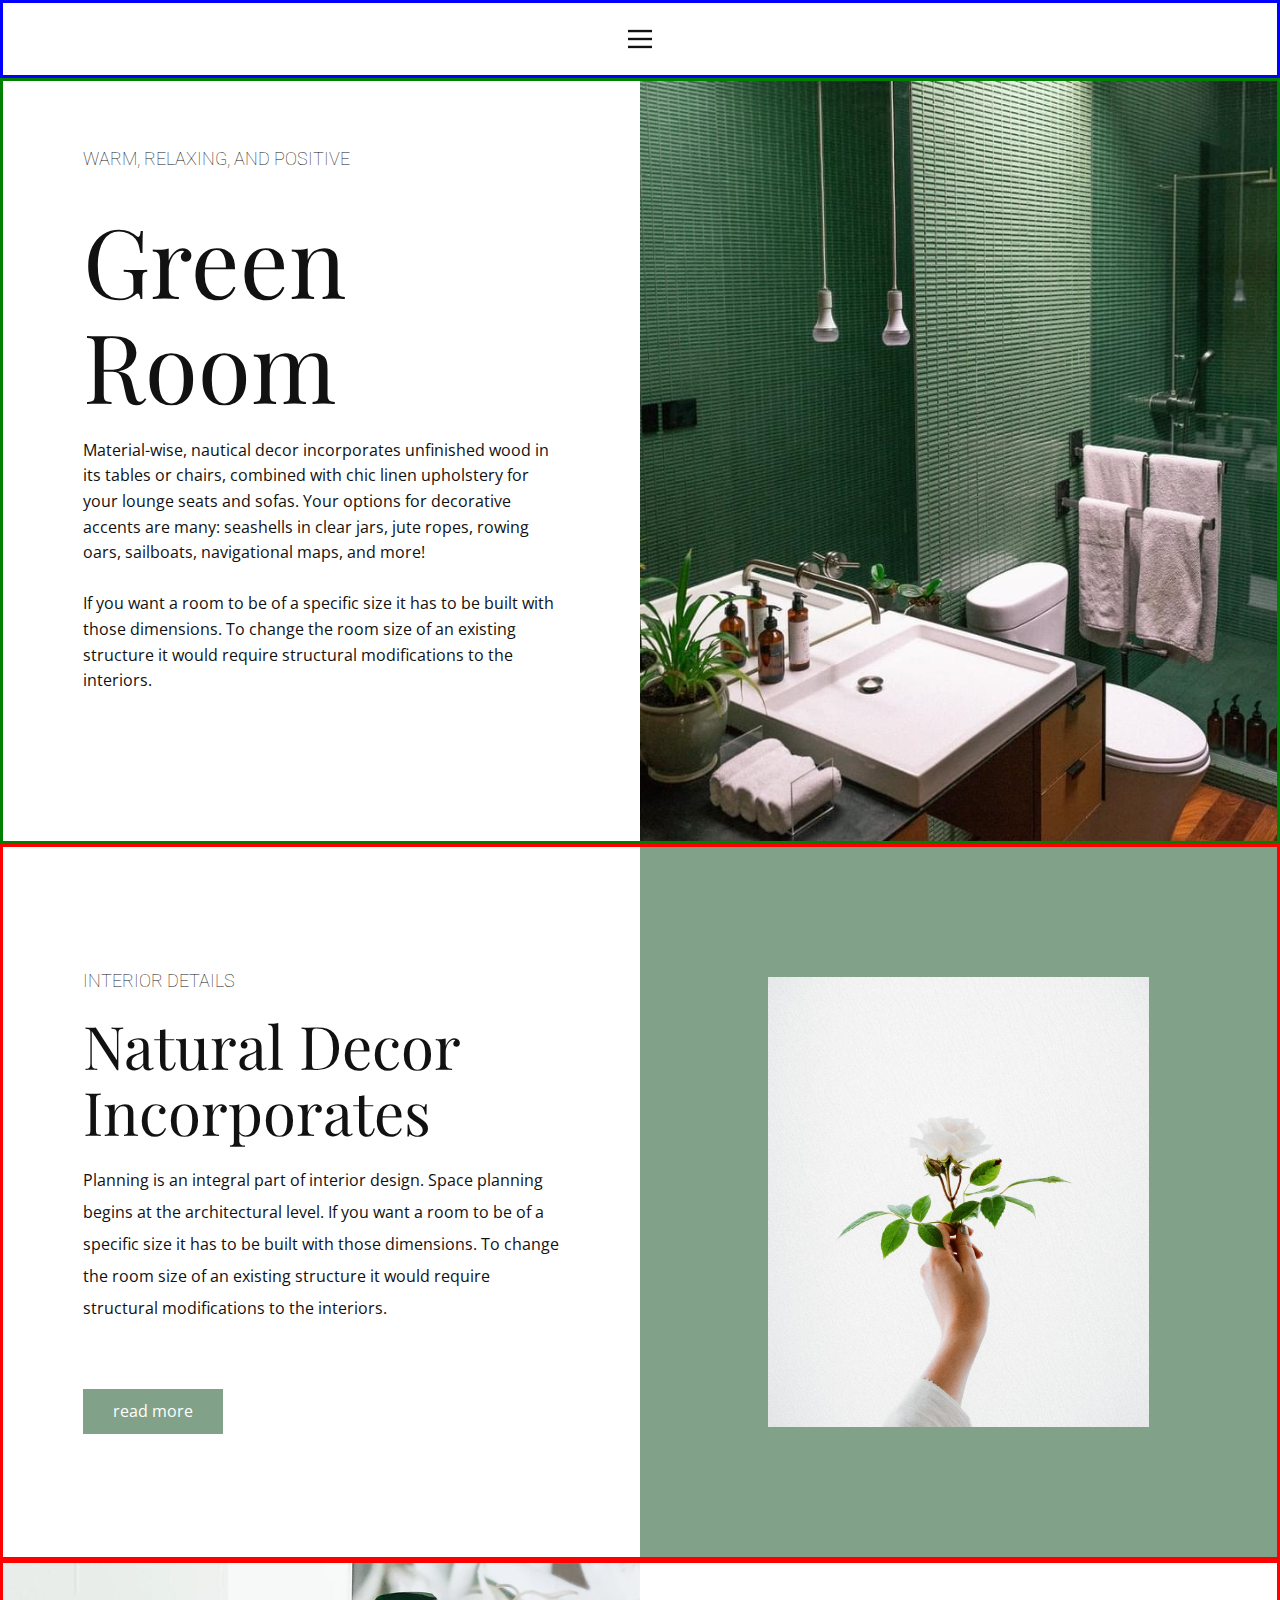
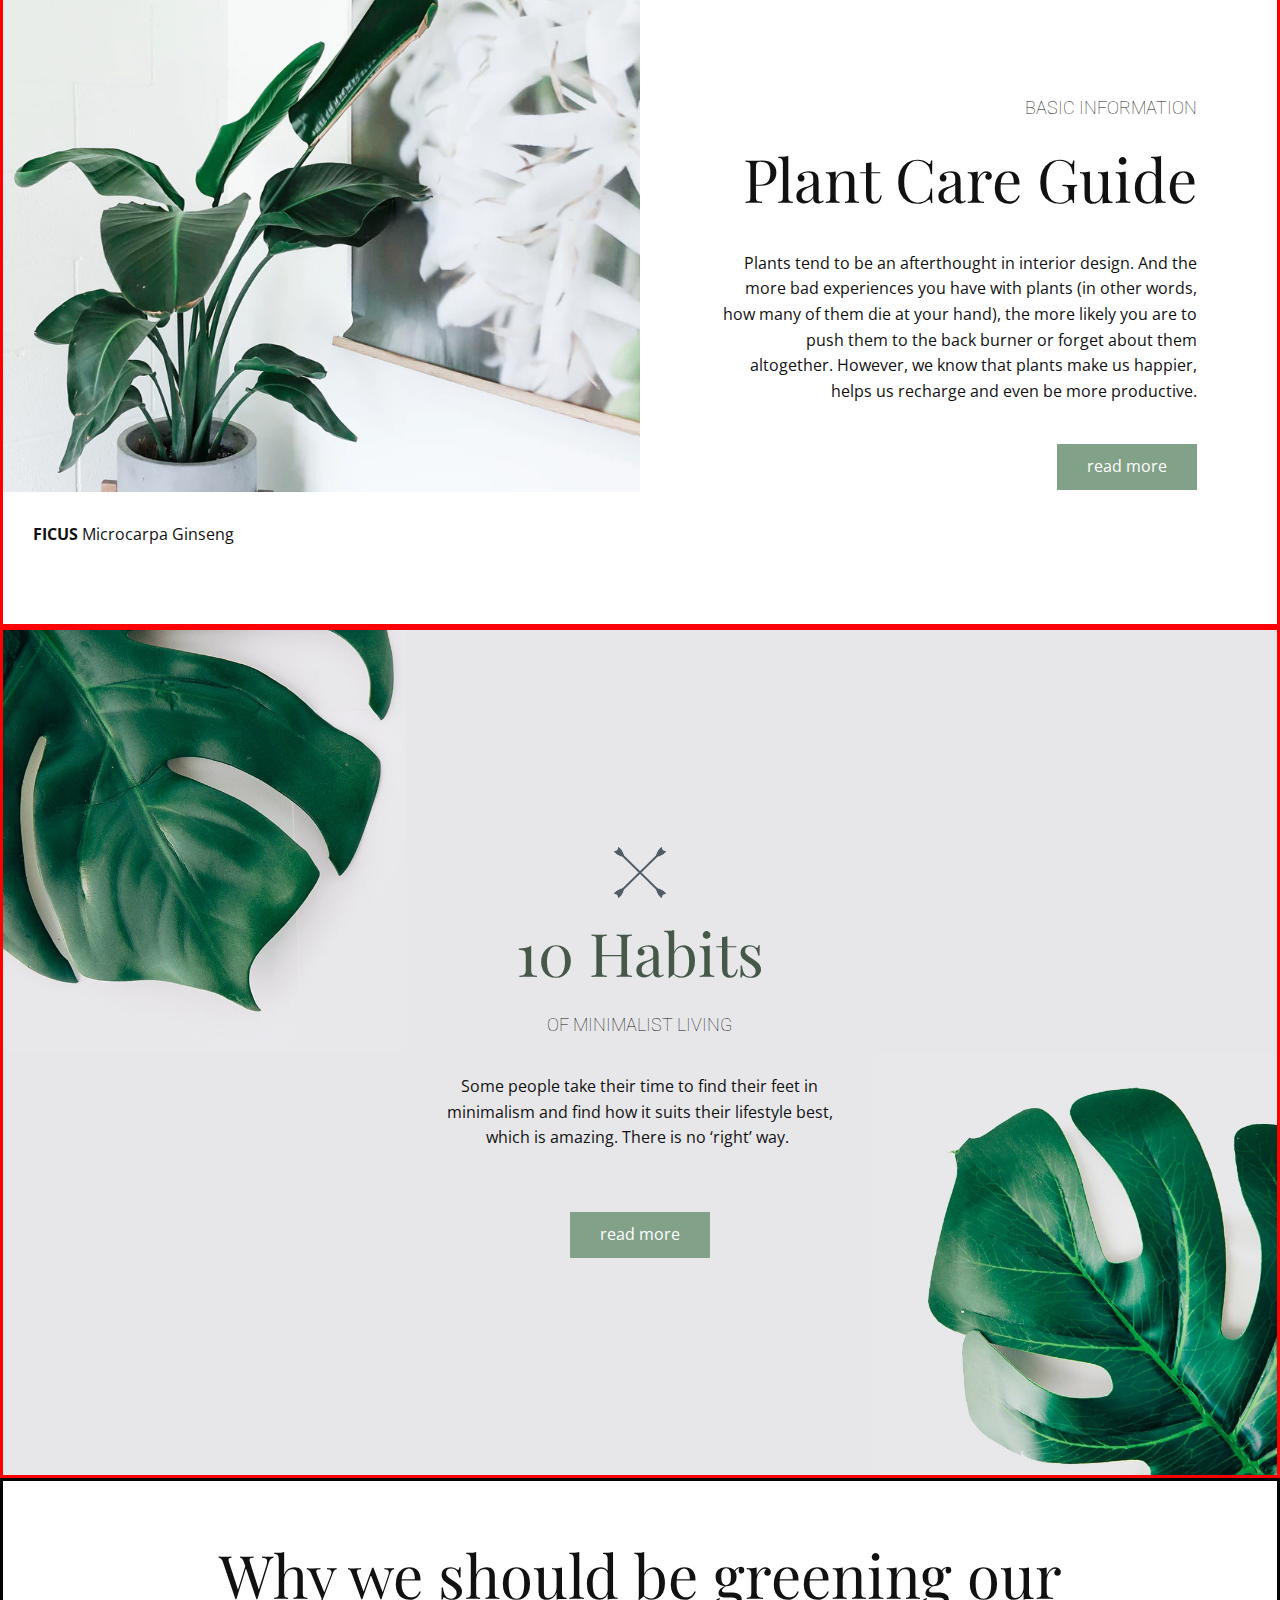
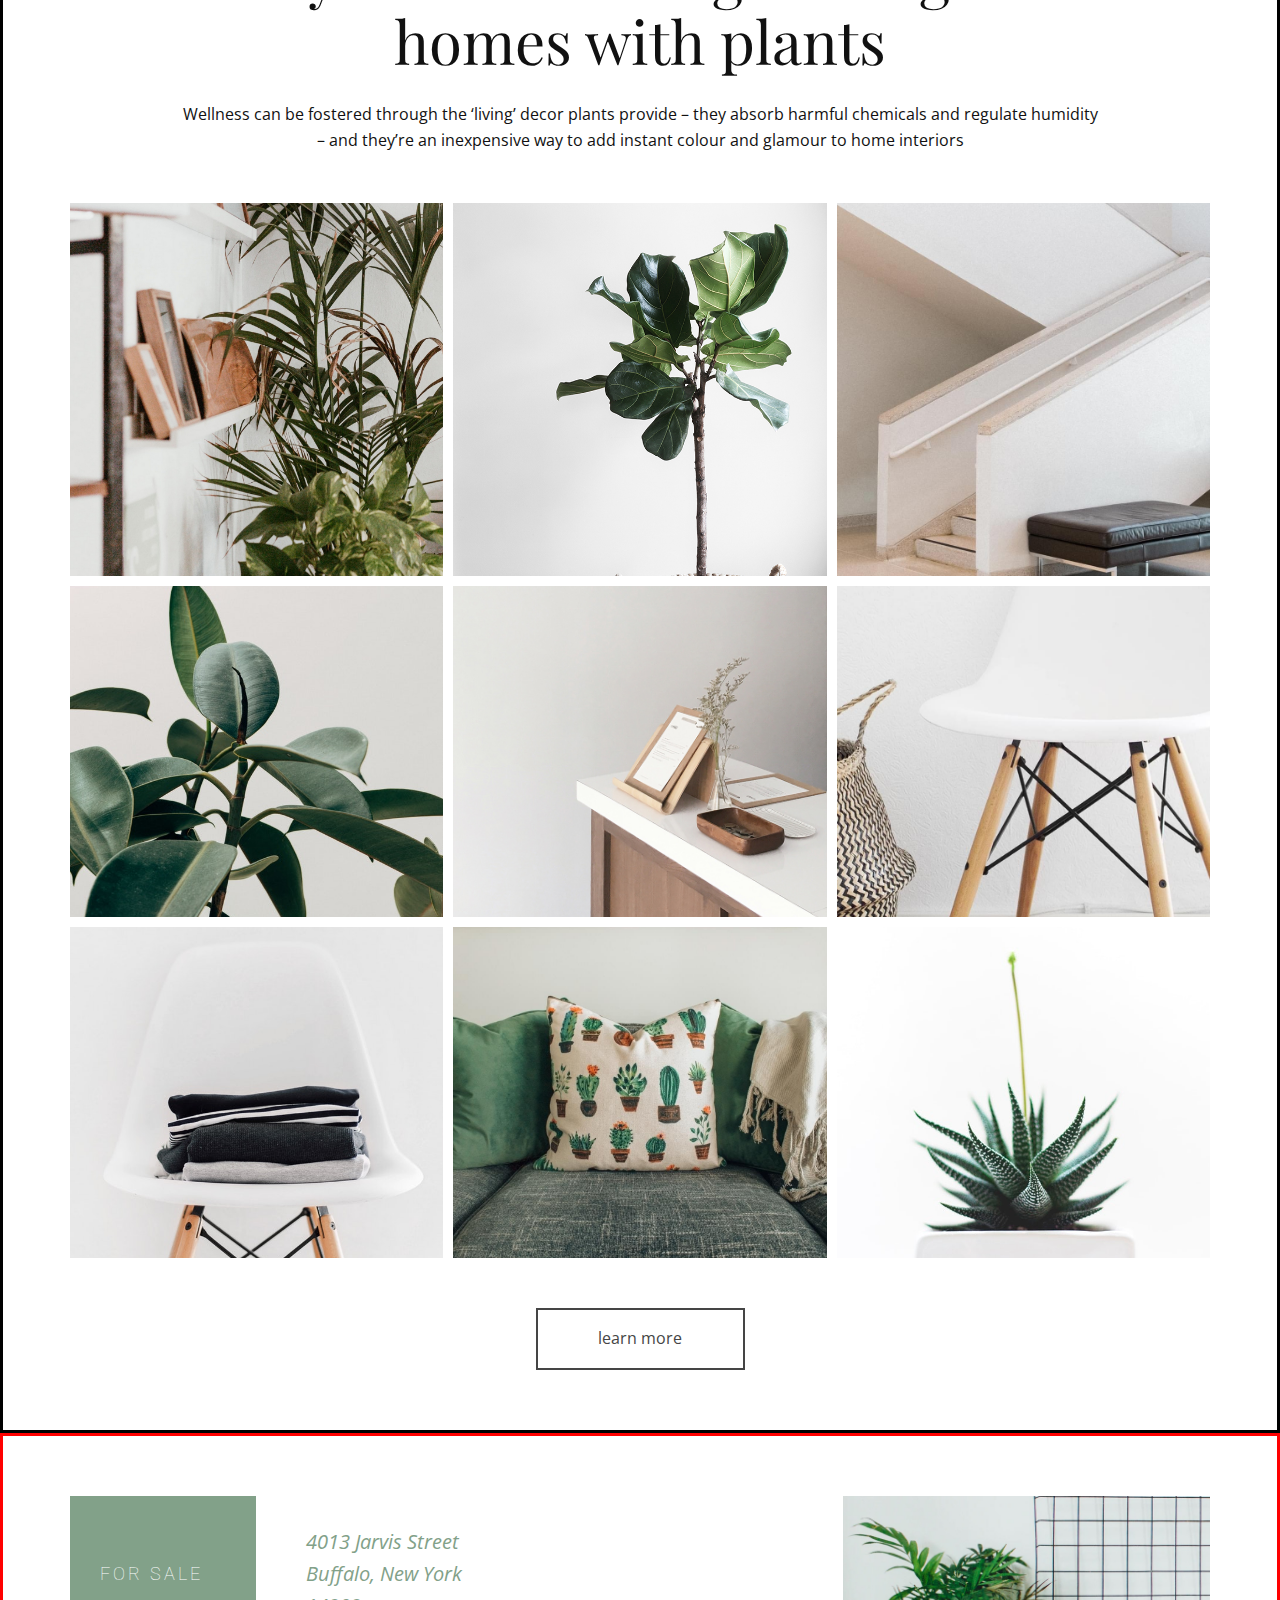
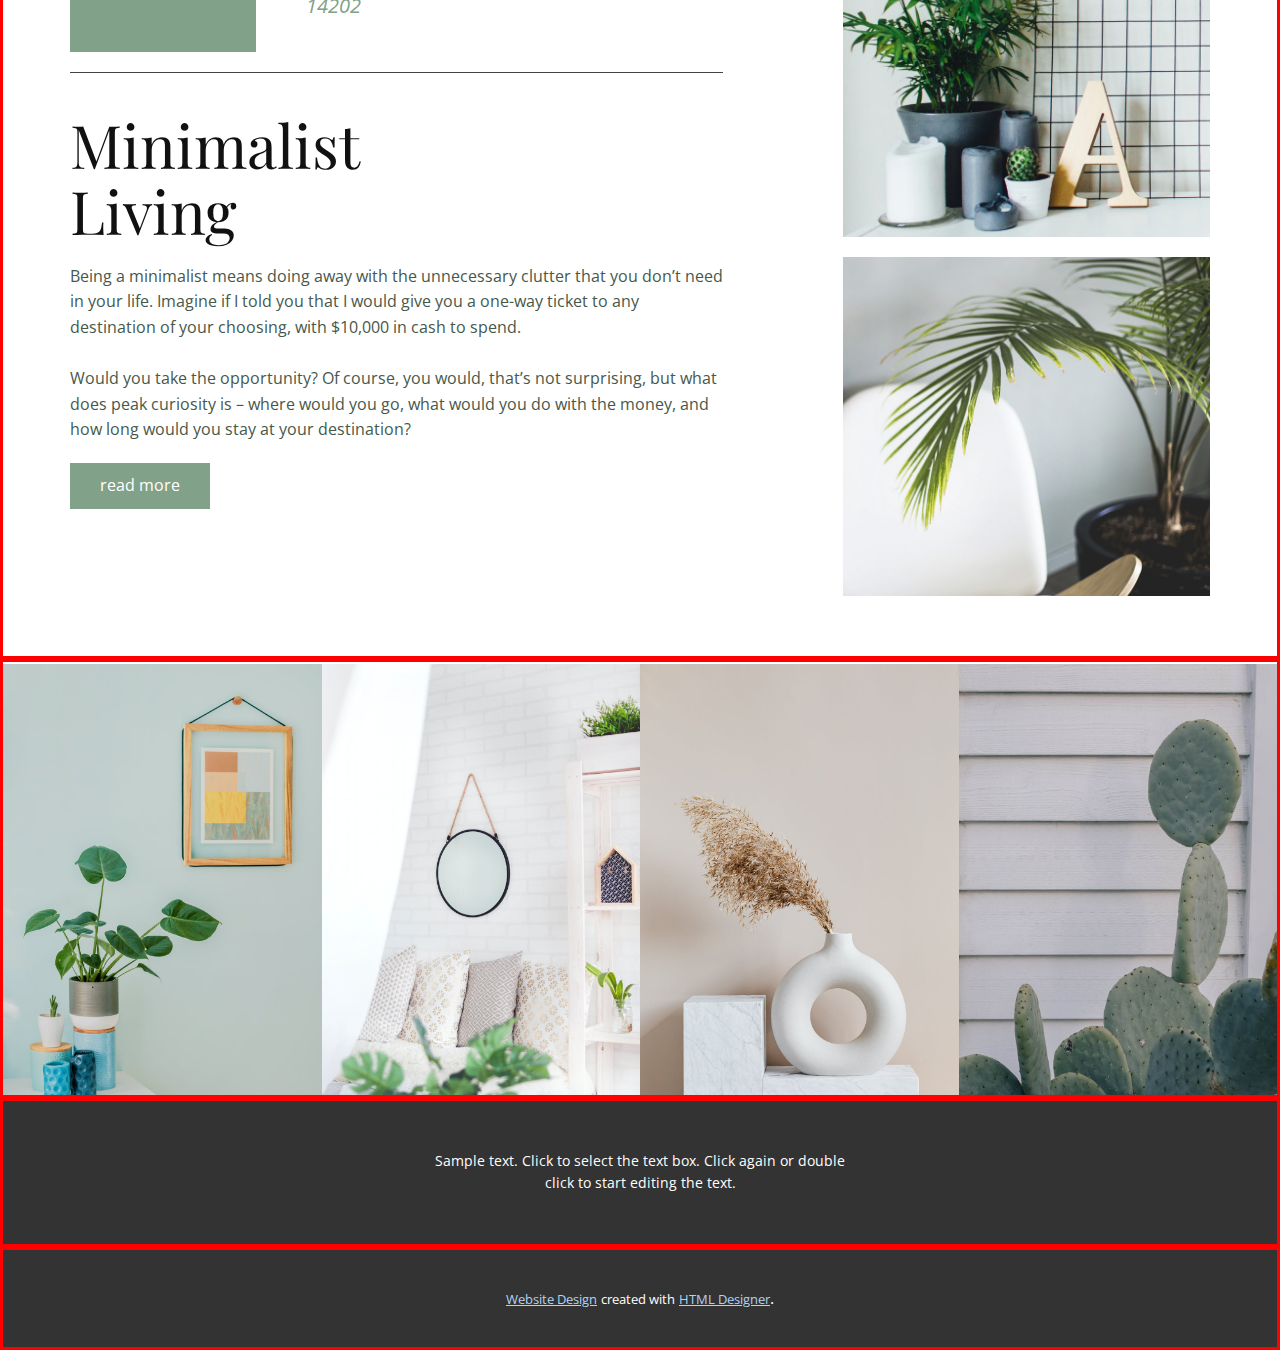
<file: index.html>
<!DOCTYPE html>
<html style="font-size: 16px;" lang="en"><head>
    <meta name="viewport" content="width=device-width, initial-scale=1.0">
    <meta charset="utf-8">
    <meta name="keywords" content="Green Room, Natural Decor Incorporates, Plant Care Guide, 10 Habits, of Minimalist Living, Why we should be greening our homes with plants, MinimalistLiving">
    <meta name="description" content="">
    <title>Home</title>
    <link rel="stylesheet" href="nicepage.css" media="screen">
<link rel="stylesheet" href="Home.css" media="screen">
    <script class="u-script" type="text/javascript" src="jquery.js" defer=""></script>
    <script class="u-script" type="text/javascript" src="nicepage.js" defer=""></script>
    <meta name="generator" content="Nicepage 4.21.5, nicepage.com">
    <link id="u-theme-google-font" rel="stylesheet" href="https://fonts.googleapis.com/css?family=Roboto:100,100i,300,300i,400,400i,500,500i,700,700i,900,900i|Open+Sans:300,300i,400,400i,500,500i,600,600i,700,700i,800,800i">
    <link id="u-page-google-font" rel="stylesheet" href="https://fonts.googleapis.com/css?family=Playfair+Display:400,400i,500,500i,600,600i,700,700i,800,800i,900,900i|Roboto:100,100i,300,300i,400,400i,500,500i,700,700i,900,900i">
    
    
    
    
    
    
    
    
    <script type="application/ld+json">{
		"@context": "http://schema.org",
		"@type": "Organization",
		"name": ""
}</script>
    <meta name="theme-color" content="#02101e">
    <meta property="og:title" content="Home">
    <meta property="og:type" content="website">
  </head>
  <body data-home-page="Home.html" data-home-page-title="Home" class="u-body u-xl-mode" data-lang="en">
    <header style="border: solid; border-color:blue" class="u-clearfix u-header u-header" id="sec-51e0">
      <div class="u-clearfix u-sheet u-sheet-1">
        <nav class="u-align-left u-menu u-menu-hamburger u-offcanvas u-menu-1" data-responsive-from="XL">
          <div class="menu-collapse">
            <a class="u-button-style u-nav-link" href="#" style="padding: 4px 0px; font-size: calc(1em + 8px);">
              <svg class="u-svg-link" preserveAspectRatio="xMidYMin slice" viewBox="0 0 302 302" style="">
                <use xmlns:xlink="http://www.w3.org/1999/xlink" xlink:href="#svg-5c50"></use>
              </svg>
              <svg xmlns="http://www.w3.org/2000/svg" xmlns:xlink="http://www.w3.org/1999/xlink" version="1.1" id="svg-5c50"
                x="0px" y="0px" viewBox="0 0 302 302" style="enable-background:new 0 0 302 302;" xml:space="preserve"
                class="u-svg-content">
                <g>
                  <rect y="36" width="302" height="30"></rect>
                  <rect y="236" width="302" height="30"></rect>
                  <rect y="136" width="302" height="30"></rect>
                </g>
                <g></g>
                <g></g>
                <g></g>
                <g></g>
                <g></g>
                <g></g>
                <g></g>
                <g></g>
                <g></g>
                <g></g>
                <g></g>
                <g></g>
                <g></g>
                <g></g>
                <g></g>
              </svg>
            </a>
          </div>
          <div class="u-nav-container">
            <ul class="u-nav u-unstyled u-nav-1">
              <li class="u-nav-item"><a
                  class="u-button-style u-nav-link u-text-active-palette-1-base u-text-hover-palette-2-base"
                  href="Home.html" style="padding: 10px 20px;">Home</a>
              </li>
              <li class="u-nav-item"><a
                  class="u-button-style u-nav-link u-text-active-palette-1-base u-text-hover-palette-2-base"
                  href="About.html" style="padding: 10px 20px;">About</a>
              </li>
              <li class="u-nav-item"><a
                  class="u-button-style u-nav-link u-text-active-palette-1-base u-text-hover-palette-2-base"
                  href="Contact.html" style="padding: 10px 20px;">Contact</a>
              </li>
            </ul>
          </div>
          <div class="u-nav-container-collapse">
            <div class="u-align-center u-black u-container-style u-inner-container-layout u-opacity u-opacity-95 u-sidenav">
              <div class="u-inner-container-layout u-sidenav-overflow">
                <div class="u-menu-close"></div>
                <ul class="u-align-center u-nav u-popupmenu-items u-unstyled u-nav-2">
                  <li class="u-nav-item"><a class="u-button-style u-nav-link" href="Home.html"
                      style="padding: 10px 20px;">Home</a>
                  </li>
                  <li class="u-nav-item"><a class="u-button-style u-nav-link" href="About.html"
                      style="padding: 10px 20px;">About</a>
                  </li>
                  <li class="u-nav-item"><a class="u-button-style u-nav-link" href="Contact.html"
                      style="padding: 10px 20px;">Contact</a>
                  </li>
                </ul>
              </div>
            </div>
            <div class="u-black u-menu-overlay u-opacity u-opacity-70"></div>
          </div>
        </nav>
      </div>
    </header>
    <section style="border: solid; border-color:green" class="u-clearfix u-section-1" id="carousel_b3c0">
      <div class="u-clearfix u-expanded-width u-layout-wrap u-layout-wrap-1">
        <div class="u-layout">
          <div class="u-layout-row">
            <div class="u-align-left u-container-style u-layout-cell u-left-cell u-size-30 u-layout-cell-1">
              <div class="u-container-layout u-container-layout-1">
                <h6 class="u-align-left-xl u-text u-text-1">warm, relaxing, and positive</h6>
                <h2 class="u-custom-font u-font-playfair-display u-text u-text-2">Green Room</h2>
                <p class="u-text u-text-default u-text-3">Material-wise, nautical decor incorporates unfinished wood in its tables or chairs, combined with chic linen upholstery for your lounge seats and sofas. Your options for decorative accents are many: seashells in clear jars, jute ropes, rowing oars, sailboats, navigational maps, and more!<br>
                  <br>If you want a room to be of a specific size it has to be built with those dimensions. To change the room size of an existing structure it would require structural modifications to the interiors.<br>
                </p>
              </div>
            </div>
            <div class="u-container-style u-image u-layout-cell u-right-cell u-shape-rectangle u-size-30 u-image-1">
              <div class="u-container-layout u-valign-middle u-container-layout-2"></div>
            </div>
          </div>
        </div>
      </div>
    </section>
    <section style="border: solid; border-color:red" class="u-clearfix u-section-2" id="carousel_3ca7">
      <div class="u-clearfix u-expanded-width u-layout-wrap u-layout-wrap-1">
        <div class="u-layout">
          <div class="u-layout-row">
            <div class="u-container-style u-layout-cell u-left-cell u-size-30 u-layout-cell-1">
              <div class="u-container-layout u-valign-middle u-container-layout-1">
                <h5 class="u-text u-text-default u-text-1">interior details</h5>
                <h2 class="u-custom-font u-font-playfair-display u-text u-text-default u-text-2">Natural Decor Incorporates </h2>
                <p class="u-text u-text-default u-text-3">Planning is an integral part of interior design. Space planning begins at the architectural level. If you want a room to be of a specific size it has to be built with those dimensions. To change the room size of an existing structure it would require structural modifications to the interiors.</p>
                <a href="https://nicepage.com/c/text-website-templates" class="u-align-left u-btn u-button-style u-palette-2-base u-btn-1">read more</a>
              </div>
            </div>
            <div class="u-align-center u-container-style u-layout-cell u-palette-2-base u-right-cell u-size-30 u-layout-cell-2">
              <div class="u-container-layout u-valign-middle u-container-layout-2">
                <div class="u-container-style u-group u-image u-image-1" data-image-width="1126" data-image-height="1500">
                  <div class="u-container-layout u-container-layout-3"></div>
                </div>
              </div>
            </div>
          </div>
        </div>
      </div>
    </section>
    <section style="border: solid; border-color:red" class="u-clearfix u-valign-middle-lg u-valign-middle-xl u-section-3" id="carousel_f4a3">
      <div class="u-clearfix u-expanded-width u-layout-wrap u-layout-wrap-1">
        <div class="u-gutter-0 u-layout">
          <div class="u-layout-row">
            <div class="u-size-30">
              <div class="u-layout-col">
                <div class="u-align-center u-container-style u-image u-layout-cell u-left-cell u-size-30 u-image-1">
                  <div class="u-container-layout"></div>
                </div>
                <div class="u-container-style u-layout-cell u-left-cell u-size-30 u-layout-cell-2">
                  <div class="u-container-layout u-valign-top u-container-layout-2">
                    <p class="u-text u-text-1"><b>FICUS</b> Microcarpa Ginseng
                    </p>
                  </div>
                </div>
              </div>
            </div>
            <div class="u-size-30">
              <div class="u-layout-row">
                <div class="u-align-right u-container-style u-layout-cell u-right-cell u-size-60 u-layout-cell-3">
                  <div class="u-container-layout u-valign-middle u-container-layout-3">
                    <h6 class="u-text u-text-2">basic information</h6>
                    <h2 class="u-custom-font u-font-playfair-display u-text u-text-3">Plant Care Guide</h2>
                    <p class="u-text u-text-4">Plants tend to be an afterthought in interior design. And the more bad experiences you have with plants (in other words, how many of them die at your hand), the more likely you are to push them to the back burner
                                            or forget about them altogether. However, we know that plants make us happier, helps us recharge and even be more productive.</p>
                    <a href="https://nicepage.com/k/loans-website-templates" class="u-btn u-button-style u-palette-2-base u-btn-1">read more</a>
                  </div>
                </div>
              </div>
            </div>
          </div>
        </div>
      </div>
    </section>
    <section style="border: solid; border-color:red" class="u-clearfix u-section-4" id="carousel_7048">
      <div class="u-clearfix u-expanded-width u-layout-wrap u-layout-wrap-1">
        <div class="u-layout">
          <div class="u-layout-row">
            <div class="u-size-19 u-size-30-md">
              <div class="u-layout-col">
                <div class="u-container-style u-image u-layout-cell u-left-cell u-size-30 u-image-1">
                  <div class="u-container-layout u-container-layout-1"></div>
                </div>
                <div class="u-container-style u-hidden-sm u-hidden-xs u-image u-layout-cell u-left-cell u-size-30 u-image-2" data-image-width="1920" data-image-height="1080">
                  <div class="u-container-layout u-container-layout-2"></div>
                </div>
              </div>
            </div>
            <div class="u-size-22 u-size-30-md">
              <div class="u-layout-col">
                <div class="u-align-center u-container-style u-image u-layout-cell u-size-60 u-image-3" data-image-width="1920" data-image-height="1080">
                  <div class="u-container-layout u-valign-middle u-container-layout-3">
                    <img src="images/34.png" alt="" class="u-image u-image-default u-image-4" data-image-width="100" data-image-height="100">
                    <h1 class="u-custom-font u-font-playfair-display u-text u-text-palette-2-dark-2 u-text-1">10 Habits</h1>
                    <h2 class="u-text u-text-2">of Minimalist Living</h2>
                    <p class="u-align-center-sm u-align-center-xs u-text u-text-3">Some people take their time to find their feet in minimalism and find how it suits their lifestyle best, which is amazing. There is no ‘right’ way.&nbsp;</p>
                    <a href="https://nicepage.com/k/birthday-html-templates" class="u-align-center u-btn u-button-style u-palette-2-base u-btn-1">read more</a>
                  </div>
                </div>
              </div>
            </div>
            <div class="u-size-19 u-size-60-md">
              <div class="u-layout-col">
                <div class="u-container-style u-hidden-md u-hidden-sm u-hidden-xs u-image u-layout-cell u-right-cell u-size-30 u-image-5">
                  <div class="u-container-layout u-container-layout-4"></div>
                </div>
                <div class="u-container-style u-hidden-md u-image u-layout-cell u-right-cell u-size-30 u-image-6">
                  <div class="u-container-layout u-container-layout-5"></div>
                </div>
              </div>
            </div>
          </div>
        </div>
      </div>
    </section>
    <section style="border: solid; border-color:black" class="u-align-center u-clearfix u-section-5" id="carousel_1724">
      <div class="u-clearfix u-sheet u-valign-middle u-sheet-1">
        <h2 class="u-custom-font u-font-playfair-display u-text u-text-1">Why we should be greening our homes with plants</h2>
        <p class="u-text u-text-2">Wellness can be fostered through the ‘living’ decor plants provide – they absorb harmful chemicals and regulate humidity – and they’re an inexpensive way to add instant colour and glamour to home interiors</p>
        <div class="u-clearfix u-expanded-width u-gutter-10 u-layout-wrap u-layout-wrap-1">
          <div class="u-gutter-0 u-layout">
            <div class="u-layout-col">
              <div class="u-size-20">
                <div class="u-layout-row">
                  <div class="u-container-style u-image u-layout-cell u-left-cell u-size-20 u-size-20-md u-image-1">
                    <div class="u-container-layout u-valign-middle u-container-layout-1"></div>
                  </div>
                  <div class="u-container-style u-image u-layout-cell u-size-20 u-size-20-md u-image-2">
                    <div class="u-container-layout u-valign-middle u-container-layout-2"></div>
                  </div>
                  <div class="u-container-style u-image u-layout-cell u-right-cell u-size-20 u-size-20-md u-image-3">
                    <div class="u-container-layout u-valign-middle u-container-layout-3"></div>
                  </div>
                </div>
              </div>
              <div class="u-size-20">
                <div class="u-layout-row">
                  <div class="u-container-style u-image u-layout-cell u-left-cell u-size-20 u-size-20-md u-image-4">
                    <div class="u-container-layout u-valign-middle u-container-layout-4"></div>
                  </div>
                  <div class="u-container-style u-image u-layout-cell u-size-20 u-size-20-md u-image-5">
                    <div class="u-container-layout u-valign-middle u-container-layout-5"></div>
                  </div>
                  <div class="u-container-style u-image u-layout-cell u-right-cell u-size-20 u-size-20-md u-image-6">
                    <div class="u-container-layout u-valign-middle u-container-layout-6"></div>
                  </div>
                </div>
              </div>
              <div class="u-size-20">
                <div class="u-layout-row">
                  <div class="u-container-style u-image u-layout-cell u-left-cell u-size-20 u-size-20-md u-image-7">
                    <div class="u-container-layout u-valign-middle u-container-layout-7"></div>
                  </div>
                  <div class="u-container-style u-image u-layout-cell u-size-20 u-size-20-md u-image-8">
                    <div class="u-container-layout u-valign-middle u-container-layout-8"></div>
                  </div>
                  <div class="u-container-style u-image u-layout-cell u-right-cell u-size-20 u-size-20-md u-image-9">
                    <div class="u-container-layout u-valign-middle u-container-layout-9"></div>
                  </div>
                </div>
              </div>
            </div>
          </div>
        </div>
        <a href="https://www.scmp.com/lifestyle/interiors-living/article/2126797/why-we-should-be-greening-our-homes-plants-top-trend-2018" class="u-border-2 u-border-grey-dark-1 u-btn u-button-style u-btn-1" target="_blank">learn more</a>
      </div>
    </section>
    <section style="border: solid; border-color:red" class="u-align-center u-clearfix u-section-6" id="carousel_a82d">
      <div class="u-clearfix u-sheet u-sheet-1">
        <div class="u-clearfix u-expanded-width u-gutter-20 u-layout-wrap u-layout-wrap-1">
          <div class="u-gutter-0 u-layout">
            <div class="u-layout-row">
              <div class="u-size-40 u-size-60-md">
                <div class="u-layout-col">
                  <div class="u-size-20">
                    <div class="u-layout-row">
                      <div class="u-align-justify u-container-style u-layout-cell u-left-cell u-palette-2-base u-size-15-md u-size-15-sm u-size-15-xs u-size-16-xl u-size-18-lg u-layout-cell-1">
                        <div class="u-container-layout u-valign-middle u-container-layout-1">
                          <h3 class="u-text u-text-1">for sale</h3>
                        </div>
                      </div>
                      <div class="u-container-style u-layout-cell u-size-42-lg u-size-44-xl u-size-45-md u-size-45-sm u-size-45-xs u-layout-cell-2">
                        <div class="u-container-layout u-valign-top u-container-layout-2">
                          <p class="u-text u-text-palette-2-base u-text-2">4013 Jarvis Street<br>Buffalo,&nbsp;New York<br>14202<br>
                          </p>
                        </div>
                      </div>
                    </div>
                  </div>
                  <div class="u-size-40">
                    <div class="u-layout-row">
                      <div class="u-align-left u-container-style u-layout-cell u-left-cell u-size-60 u-layout-cell-3">
                        <div class="u-container-layout u-container-layout-3">
                          <div class="u-border-1 u-border-grey-dark-1 u-expanded-width u-line u-line-horizontal u-line-1"></div>
                          <h1 class="u-custom-font u-font-playfair-display u-text u-text-3">Minimalist<br>Living
                          </h1>
                          <p class="u-text u-text-palette-2-dark-2 u-text-4">Being a minimalist means doing away with the unnecessary clutter that you don’t need in your life. Imagine if I told you that I would give you a one-way ticket to any destination of your choosing, with $10,000
                                                    in cash to spend. <br>
                            <br>Would you take the opportunity? Of course, you would, that’s not surprising, but what does peak curiosity is – where would you go, what would you do with the money, and how long would you stay at
                                                    your destination?
                          </p>
                          <a href="https://nicepage.com/c/art-design-website-templates" class="u-btn u-button-style u-palette-2-base u-btn-1">read more</a>
                        </div>
                      </div>
                    </div>
                  </div>
                </div>
              </div>
              <div class="u-size-20 u-size-60-md">
                <div class="u-layout-col">
                  <div class="u-container-style u-image u-layout-cell u-right-cell u-size-40 u-image-1">
                    <div class="u-container-layout u-container-layout-4"></div>
                  </div>
                  <div class="u-container-style u-image u-layout-cell u-right-cell u-size-20 u-image-2">
                    <div class="u-container-layout u-container-layout-5"></div>
                  </div>
                </div>
              </div>
            </div>
          </div>
        </div>
      </div>
    </section>
    <section style="border: solid; border-color:red" class="u-clearfix u-section-7" id="carousel_f790">
      <div class="u-expanded-width u-gallery u-layout-grid u-lightbox u-show-text-on-hover u-gallery-1">
        <div class="u-gallery-inner u-gallery-inner-1">
          <div class="u-effect-fade u-gallery-item">
            <div class="u-back-slide u-back-slide-1">
              <img class="u-back-image u-expanded u-back-image-1" src="images/1.jpeg">
            </div>
            <div class="u-over-slide u-shading u-over-slide-1">
              <h3 class="u-gallery-heading"></h3>
              <p class="u-gallery-text"></p>
            </div>
          </div>
          <div class="u-effect-fade u-gallery-item">
            <div class="u-back-slide u-back-slide-2">
              <img class="u-back-image u-expanded u-back-image-2" src="images/pexels-photo-905198.jpeg">
            </div>
            <div class="u-over-slide u-shading u-over-slide-2">
              <h3 class="u-gallery-heading"></h3>
              <p class="u-gallery-text"></p>
            </div>
          </div>
          <div class="u-effect-fade u-gallery-item">
            <div class="u-back-slide u-back-slide-3">
              <img class="u-back-image u-expanded u-back-image-3" src="images/pexels-photo-4207892.jpeg">
            </div>
            <div class="u-over-slide u-shading u-over-slide-3">
              <h3 class="u-gallery-heading"></h3>
              <p class="u-gallery-text"></p>
            </div>
          </div>
          <div class="u-effect-fade u-gallery-item">
            <div class="u-back-slide u-back-slide-4">
              <img class="u-back-image u-expanded u-back-image-4" src="images/pexels-photo-4142982.jpeg">
            </div>
            <div class="u-over-slide u-shading u-over-slide-4">
              <h3 class="u-gallery-heading"></h3>
              <p class="u-gallery-text"></p>
            </div>
          </div>
        </div>
      </div>
    </section>
    
    
    <footer style="border: solid; border-color:red" class="u-align-center u-clearfix u-footer u-grey-80 u-footer" id="sec-80b8"><div class="u-clearfix u-sheet u-sheet-1">
        <p class="u-small-text u-text u-text-variant u-text-1">Sample text. Click to select the text box. Click again or double click to start editing the text.</p>
      </div></footer>
    <section style="border: solid; border-color:red" class="u-backlink u-clearfix u-grey-80">
      <a class="u-link" href="https://nicepage.com/website-design" target="_blank">
        <span>Website Design</span>
      </a>
      <p class="u-text">
        <span>created with</span>
      </p>
      <a class="u-link" href="https://nicepage.com/html-website-builder" target="_blank">
        <span>HTML Designer</span>
      </a>. 
    </section>
  
</body></html>
</file>
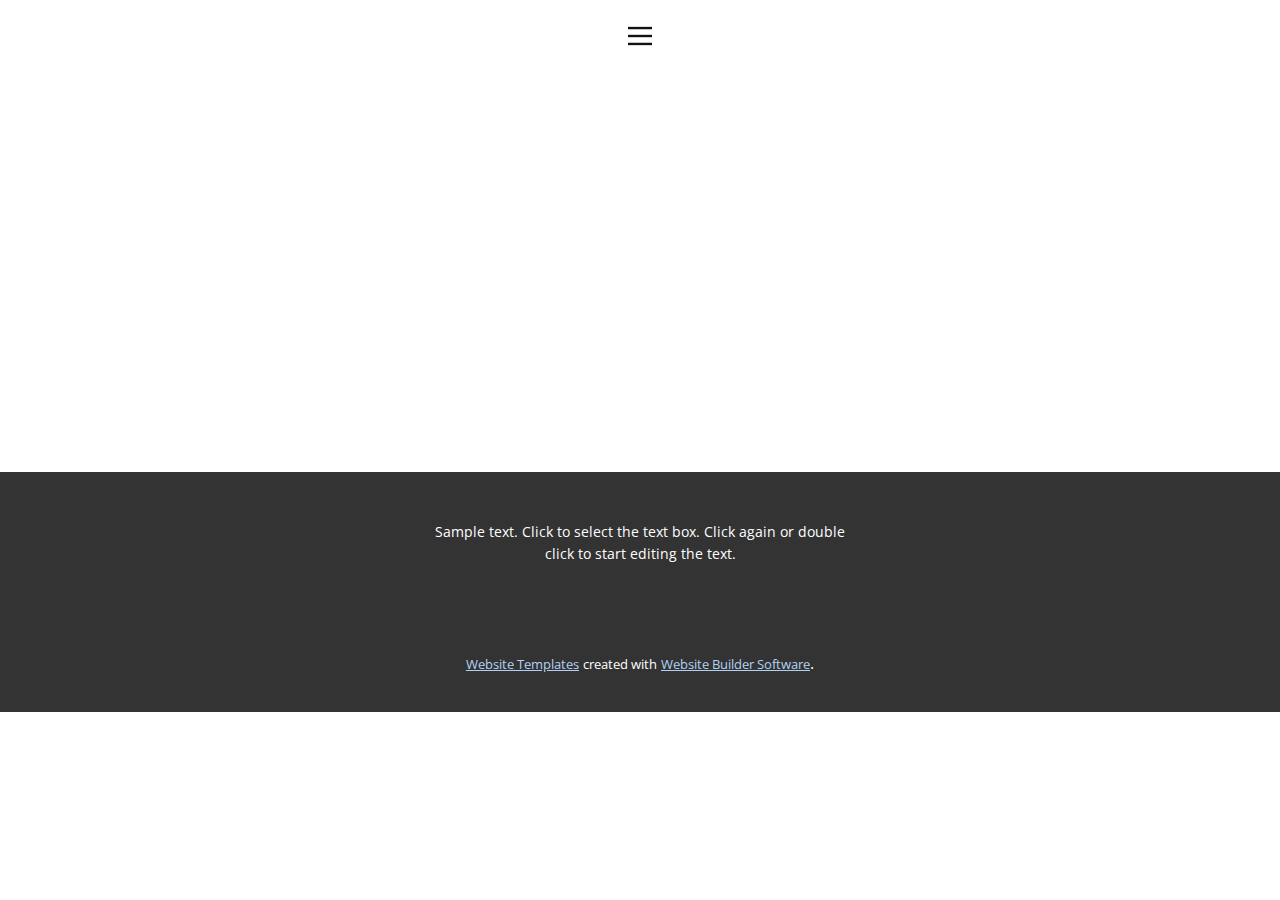
<file: About.html>
<!DOCTYPE html>
<html style="font-size: 16px;" lang="en"><head>
    <meta name="viewport" content="width=device-width, initial-scale=1.0">
    <meta charset="utf-8">
    <meta name="keywords" content="">
    <meta name="description" content="">
    <title>About</title>
    <link rel="stylesheet" href="nicepage.css" media="screen">
<link rel="stylesheet" href="About.css" media="screen">
    <script class="u-script" type="text/javascript" src="jquery.js" defer=""></script>
    <script class="u-script" type="text/javascript" src="nicepage.js" defer=""></script>
    <meta name="generator" content="Nicepage 4.21.5, nicepage.com">
    <link id="u-theme-google-font" rel="stylesheet" href="https://fonts.googleapis.com/css?family=Roboto:100,100i,300,300i,400,400i,500,500i,700,700i,900,900i|Open+Sans:300,300i,400,400i,500,500i,600,600i,700,700i,800,800i">
    
    
    <script type="application/ld+json">{
		"@context": "http://schema.org",
		"@type": "Organization",
		"name": ""
}</script>
    <meta name="theme-color" content="#02101e">
    <meta property="og:title" content="About">
    <meta property="og:type" content="website">
  </head>
  <body class="u-body u-xl-mode" data-lang="en"><header class="u-clearfix u-header u-header" id="sec-51e0"><div class="u-clearfix u-sheet u-sheet-1">
        <nav class="u-align-left u-menu u-menu-hamburger u-offcanvas u-menu-1" data-responsive-from="XL">
          <div class="menu-collapse">
            <a class="u-button-style u-nav-link" href="#" style="padding: 4px 0px; font-size: calc(1em + 8px);">
              <svg class="u-svg-link" preserveAspectRatio="xMidYMin slice" viewBox="0 0 302 302" style=""><use xmlns:xlink="http://www.w3.org/1999/xlink" xlink:href="#svg-5c50"></use></svg>
              <svg xmlns="http://www.w3.org/2000/svg" xmlns:xlink="http://www.w3.org/1999/xlink" version="1.1" id="svg-5c50" x="0px" y="0px" viewBox="0 0 302 302" style="enable-background:new 0 0 302 302;" xml:space="preserve" class="u-svg-content"><g><rect y="36" width="302" height="30"></rect><rect y="236" width="302" height="30"></rect><rect y="136" width="302" height="30"></rect>
</g><g></g><g></g><g></g><g></g><g></g><g></g><g></g><g></g><g></g><g></g><g></g><g></g><g></g><g></g><g></g></svg>
            </a>
          </div>
          <div class="u-nav-container">
            <ul class="u-nav u-unstyled u-nav-1"><li class="u-nav-item"><a class="u-button-style u-nav-link u-text-active-palette-1-base u-text-hover-palette-2-base" href="Home.html" style="padding: 10px 20px;">Home</a>
</li><li class="u-nav-item"><a class="u-button-style u-nav-link u-text-active-palette-1-base u-text-hover-palette-2-base" href="About.html" style="padding: 10px 20px;">About</a>
</li><li class="u-nav-item"><a class="u-button-style u-nav-link u-text-active-palette-1-base u-text-hover-palette-2-base" href="Contact.html" style="padding: 10px 20px;">Contact</a>
</li></ul>
          </div>
          <div class="u-nav-container-collapse">
            <div class="u-align-center u-black u-container-style u-inner-container-layout u-opacity u-opacity-95 u-sidenav">
              <div class="u-inner-container-layout u-sidenav-overflow">
                <div class="u-menu-close"></div>
                <ul class="u-align-center u-nav u-popupmenu-items u-unstyled u-nav-2"><li class="u-nav-item"><a class="u-button-style u-nav-link" href="Home.html" style="padding: 10px 20px;">Home</a>
</li><li class="u-nav-item"><a class="u-button-style u-nav-link" href="About.html" style="padding: 10px 20px;">About</a>
</li><li class="u-nav-item"><a class="u-button-style u-nav-link" href="Contact.html" style="padding: 10px 20px;">Contact</a>
</li></ul>
              </div>
            </div>
            <div class="u-black u-menu-overlay u-opacity u-opacity-70"></div>
          </div>
        </nav>
      </div></header>
    <section class="u-clearfix u-section-1" id="sec-ad71">
      <div class="u-clearfix u-sheet u-sheet-1"></div>
    </section>
    
    
    <footer class="u-align-center u-clearfix u-footer u-grey-80 u-footer" id="sec-80b8"><div class="u-clearfix u-sheet u-sheet-1">
        <p class="u-small-text u-text u-text-variant u-text-1">Sample text. Click to select the text box. Click again or double click to start editing the text.</p>
      </div></footer>
    <section class="u-backlink u-clearfix u-grey-80">
      <a class="u-link" href="https://nicepage.com/website-templates" target="_blank">
        <span>Website Templates</span>
      </a>
      <p class="u-text">
        <span>created with</span>
      </p>
      <a class="u-link" href="" target="_blank">
        <span>Website Builder Software</span>
      </a>. 
    </section>
  
</body></html>
</file>
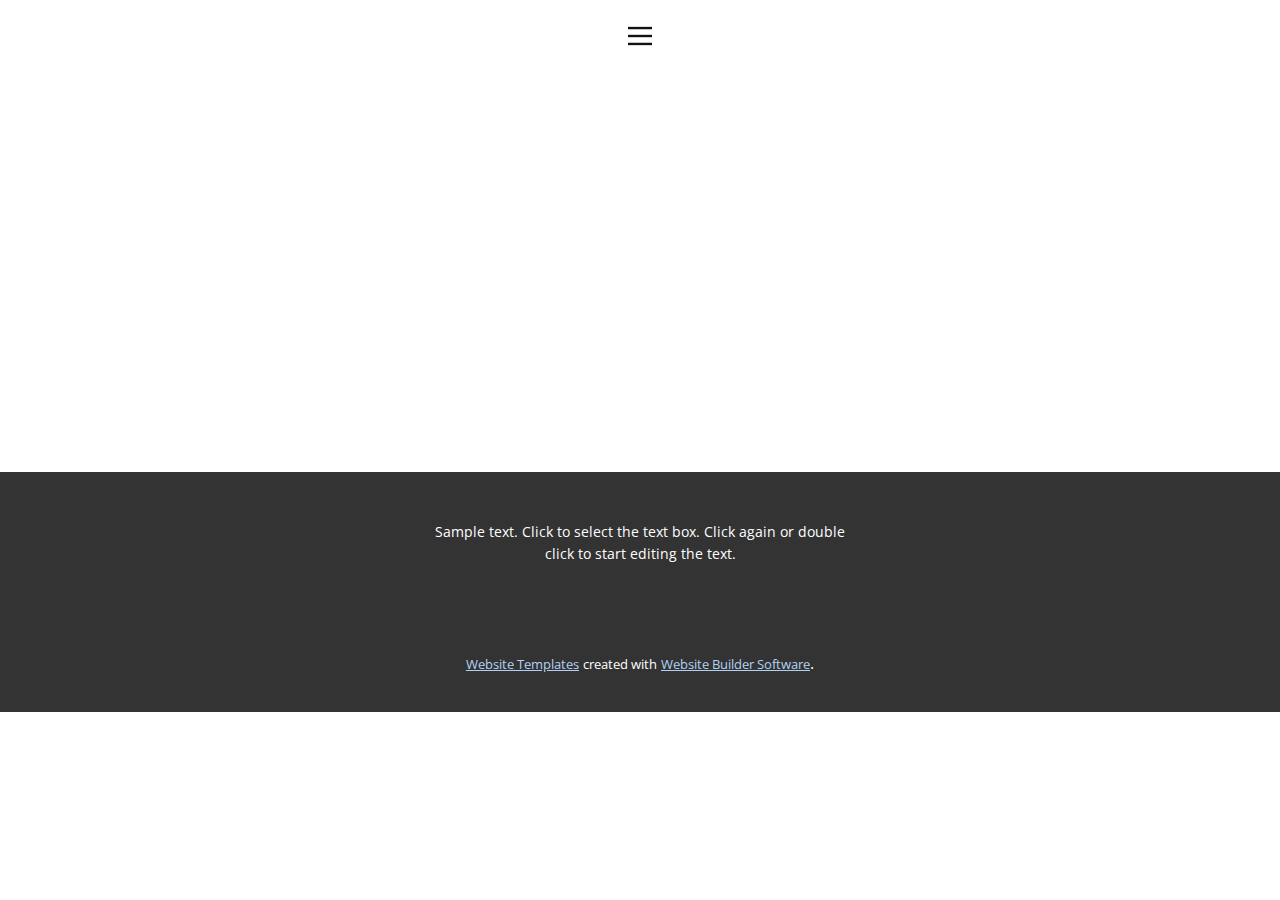
<file: Contact.html>
<!DOCTYPE html>
<html style="font-size: 16px;" lang="en"><head>
    <meta name="viewport" content="width=device-width, initial-scale=1.0">
    <meta charset="utf-8">
    <meta name="keywords" content="">
    <meta name="description" content="">
    <title>Contact</title>
    <link rel="stylesheet" href="nicepage.css" media="screen">
<link rel="stylesheet" href="Contact.css" media="screen">
    <script class="u-script" type="text/javascript" src="jquery.js" defer=""></script>
    <script class="u-script" type="text/javascript" src="nicepage.js" defer=""></script>
    <meta name="generator" content="Nicepage 4.21.5, nicepage.com">
    <link id="u-theme-google-font" rel="stylesheet" href="https://fonts.googleapis.com/css?family=Roboto:100,100i,300,300i,400,400i,500,500i,700,700i,900,900i|Open+Sans:300,300i,400,400i,500,500i,600,600i,700,700i,800,800i">
    
    
    <script type="application/ld+json">{
		"@context": "http://schema.org",
		"@type": "Organization",
		"name": ""
}</script>
    <meta name="theme-color" content="#02101e">
    <meta property="og:title" content="Contact">
    <meta property="og:type" content="website">
  </head>
  <body class="u-body u-xl-mode" data-lang="en"><header class="u-clearfix u-header u-header" id="sec-51e0"><div class="u-clearfix u-sheet u-sheet-1">
        <nav class="u-align-left u-menu u-menu-hamburger u-offcanvas u-menu-1" data-responsive-from="XL">
          <div class="menu-collapse">
            <a class="u-button-style u-nav-link" href="#" style="padding: 4px 0px; font-size: calc(1em + 8px);">
              <svg class="u-svg-link" preserveAspectRatio="xMidYMin slice" viewBox="0 0 302 302" style=""><use xmlns:xlink="http://www.w3.org/1999/xlink" xlink:href="#svg-5c50"></use></svg>
              <svg xmlns="http://www.w3.org/2000/svg" xmlns:xlink="http://www.w3.org/1999/xlink" version="1.1" id="svg-5c50" x="0px" y="0px" viewBox="0 0 302 302" style="enable-background:new 0 0 302 302;" xml:space="preserve" class="u-svg-content"><g><rect y="36" width="302" height="30"></rect><rect y="236" width="302" height="30"></rect><rect y="136" width="302" height="30"></rect>
</g><g></g><g></g><g></g><g></g><g></g><g></g><g></g><g></g><g></g><g></g><g></g><g></g><g></g><g></g><g></g></svg>
            </a>
          </div>
          <div class="u-nav-container">
            <ul class="u-nav u-unstyled u-nav-1"><li class="u-nav-item"><a class="u-button-style u-nav-link u-text-active-palette-1-base u-text-hover-palette-2-base" href="Home.html" style="padding: 10px 20px;">Home</a>
</li><li class="u-nav-item"><a class="u-button-style u-nav-link u-text-active-palette-1-base u-text-hover-palette-2-base" href="About.html" style="padding: 10px 20px;">About</a>
</li><li class="u-nav-item"><a class="u-button-style u-nav-link u-text-active-palette-1-base u-text-hover-palette-2-base" href="Contact.html" style="padding: 10px 20px;">Contact</a>
</li></ul>
          </div>
          <div class="u-nav-container-collapse">
            <div class="u-align-center u-black u-container-style u-inner-container-layout u-opacity u-opacity-95 u-sidenav">
              <div class="u-inner-container-layout u-sidenav-overflow">
                <div class="u-menu-close"></div>
                <ul class="u-align-center u-nav u-popupmenu-items u-unstyled u-nav-2"><li class="u-nav-item"><a class="u-button-style u-nav-link" href="Home.html" style="padding: 10px 20px;">Home</a>
</li><li class="u-nav-item"><a class="u-button-style u-nav-link" href="About.html" style="padding: 10px 20px;">About</a>
</li><li class="u-nav-item"><a class="u-button-style u-nav-link" href="Contact.html" style="padding: 10px 20px;">Contact</a>
</li></ul>
              </div>
            </div>
            <div class="u-black u-menu-overlay u-opacity u-opacity-70"></div>
          </div>
        </nav>
      </div></header>
    <section class="u-clearfix u-section-1" id="sec-1add">
      <div class="u-clearfix u-sheet u-sheet-1"></div>
    </section>
    
    
    <footer class="u-align-center u-clearfix u-footer u-grey-80 u-footer" id="sec-80b8"><div class="u-clearfix u-sheet u-sheet-1">
        <p class="u-small-text u-text u-text-variant u-text-1">Sample text. Click to select the text box. Click again or double click to start editing the text.</p>
      </div></footer>
    <section class="u-backlink u-clearfix u-grey-80">
      <a class="u-link" href="https://nicepage.com/website-templates" target="_blank">
        <span>Website Templates</span>
      </a>
      <p class="u-text">
        <span>created with</span>
      </p>
      <a class="u-link" href="" target="_blank">
        <span>Website Builder Software</span>
      </a>. 
    </section>
  
</body></html>
</file>
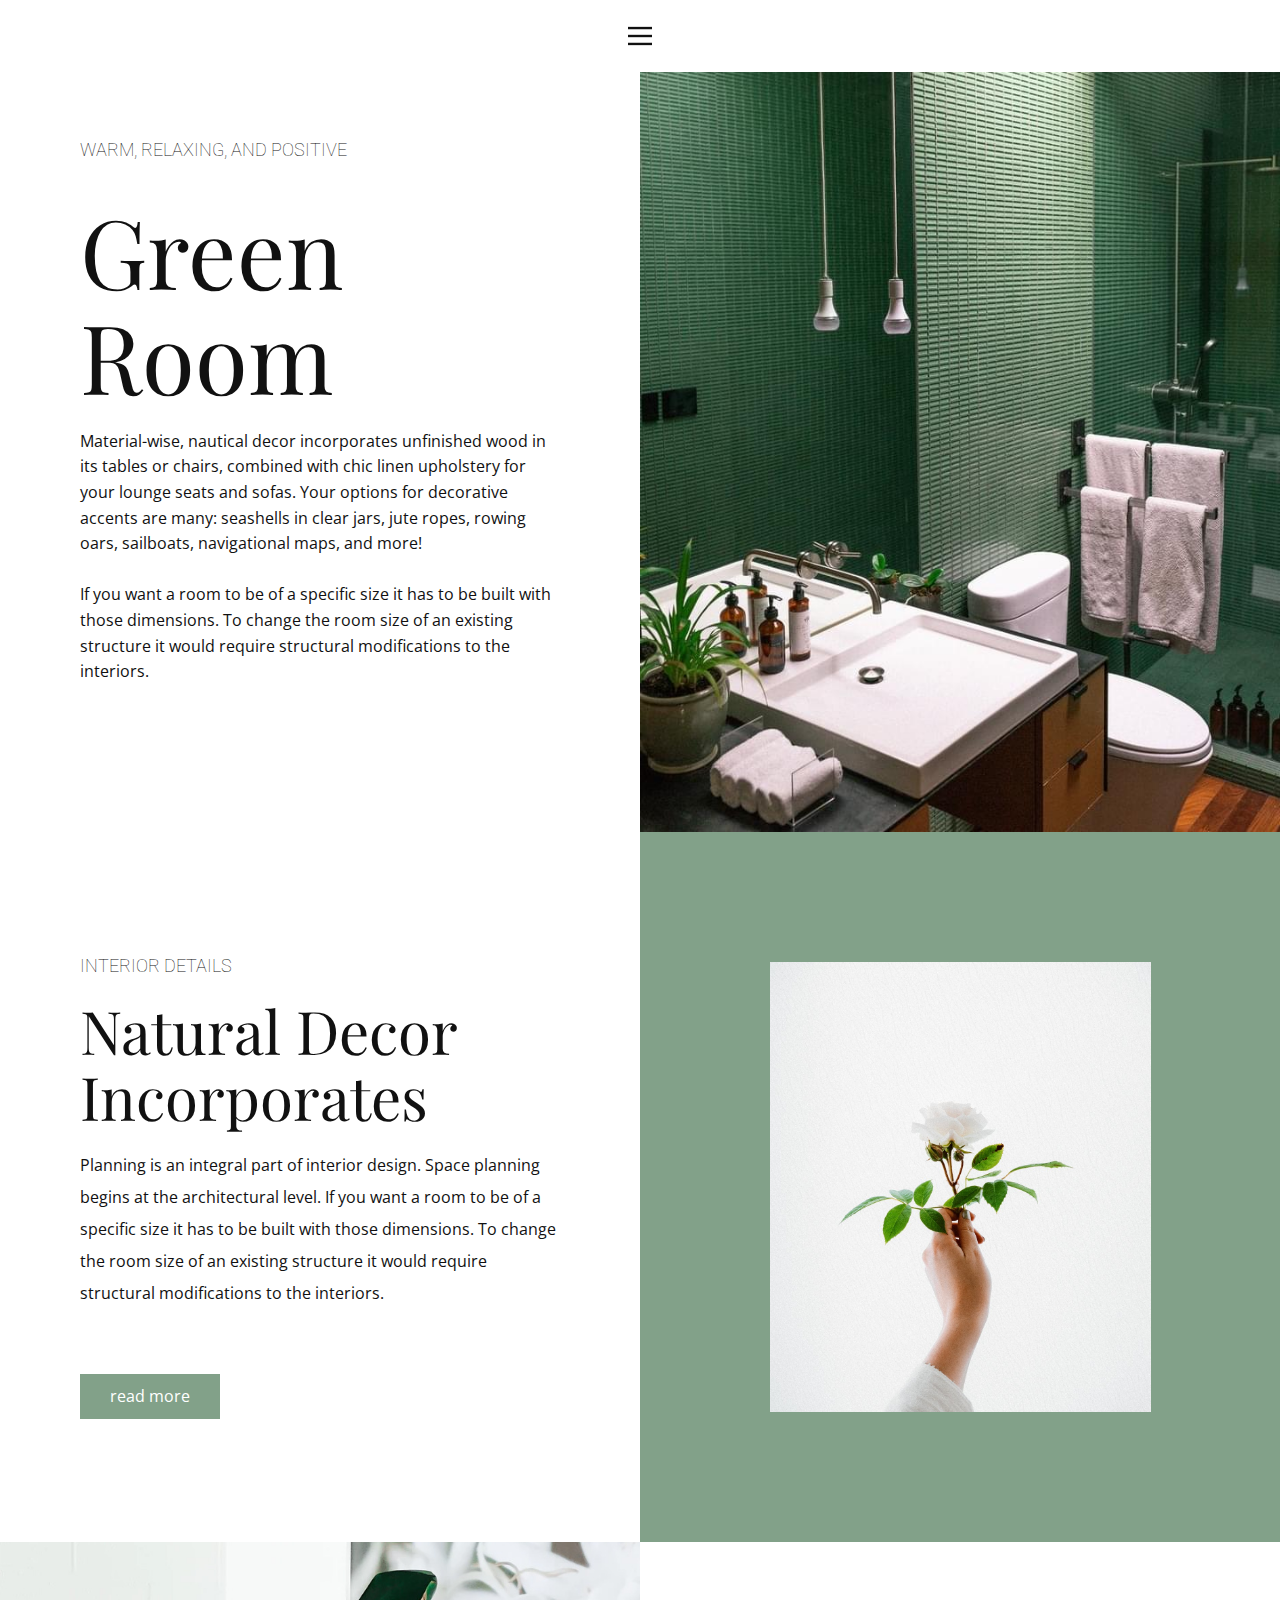
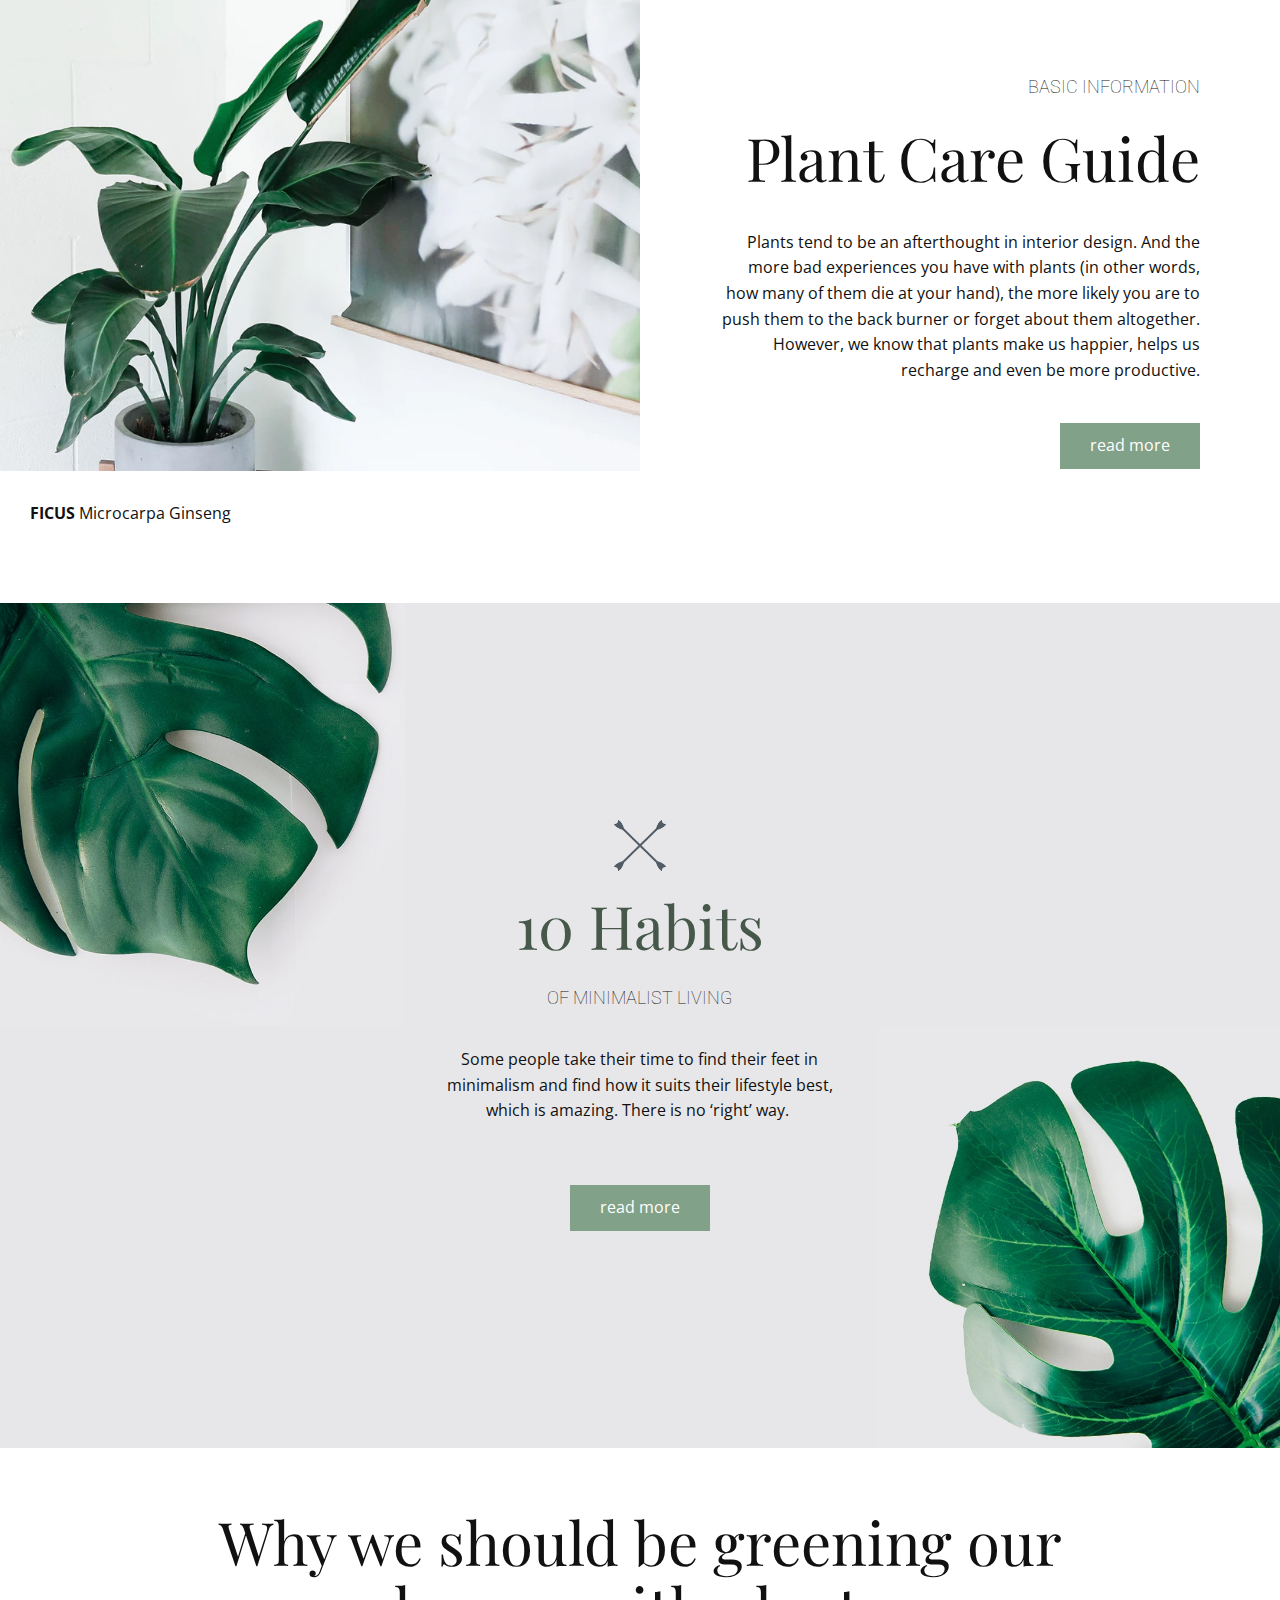
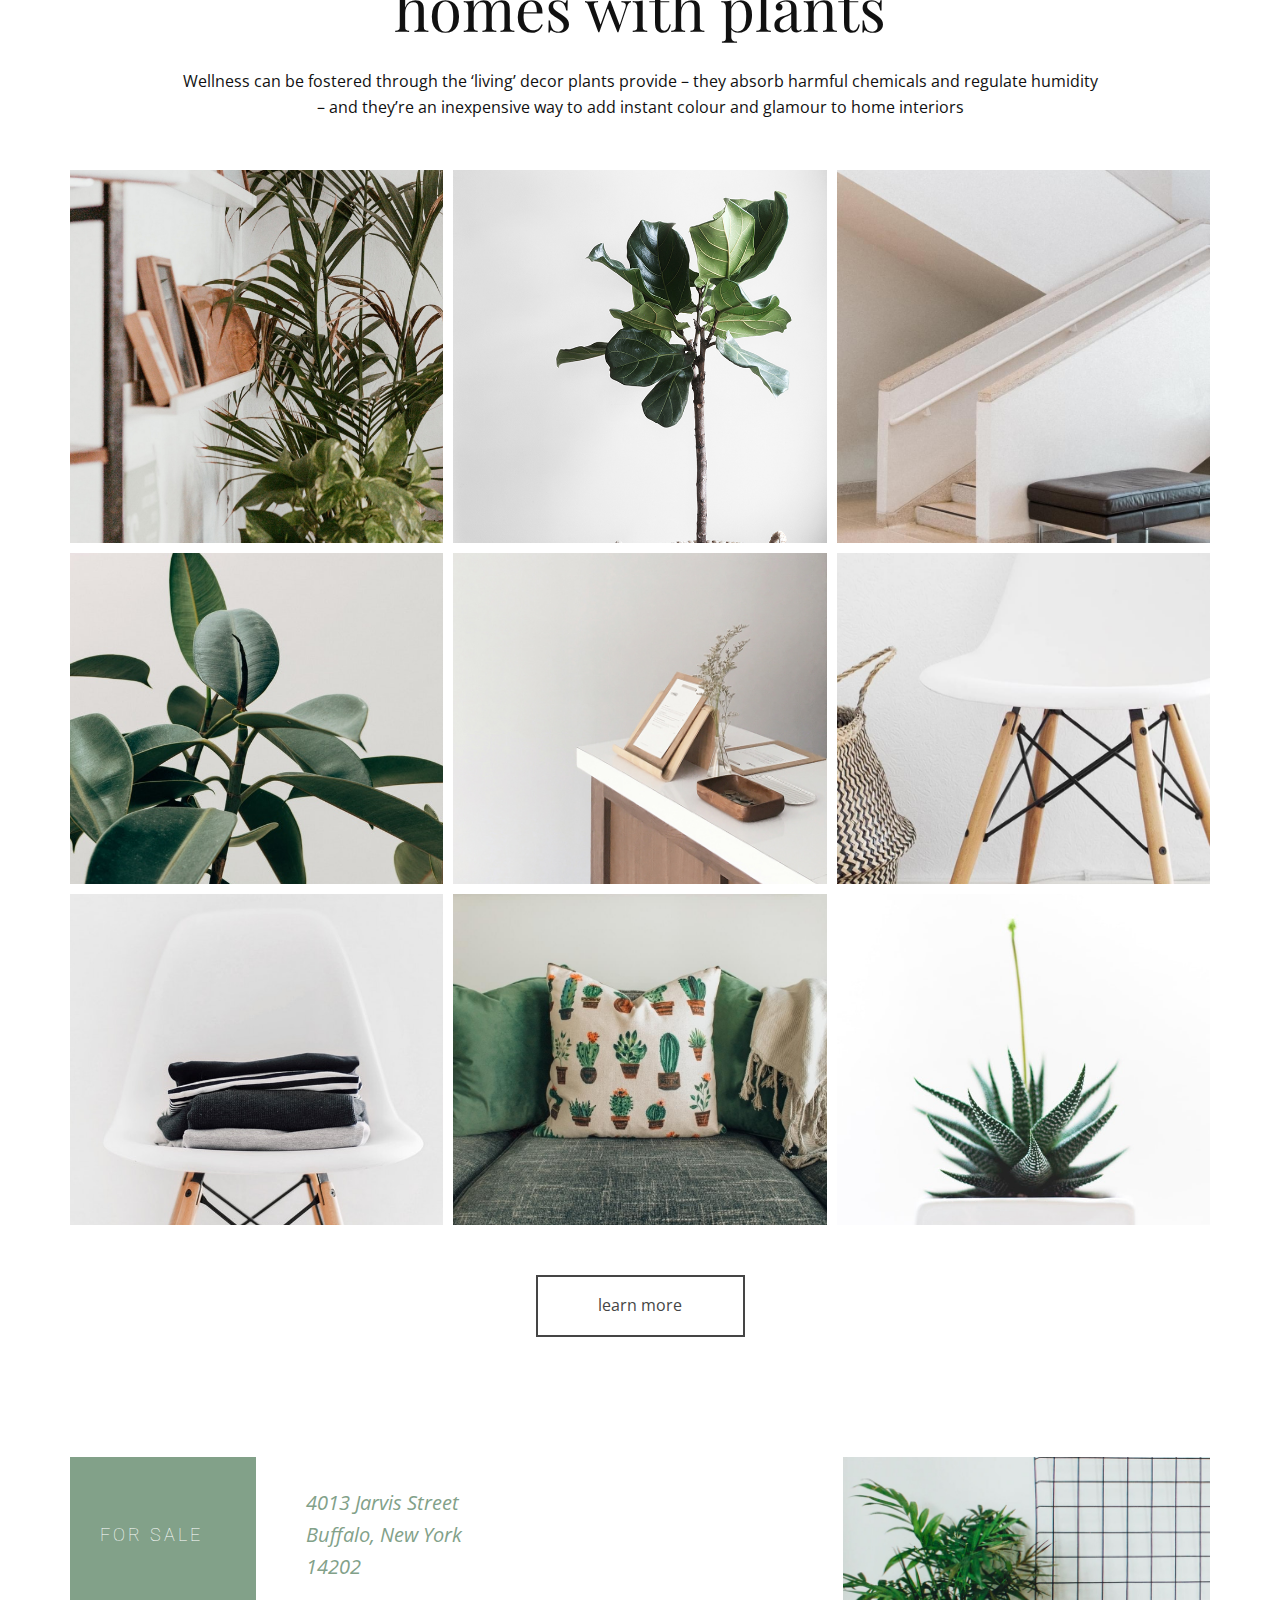
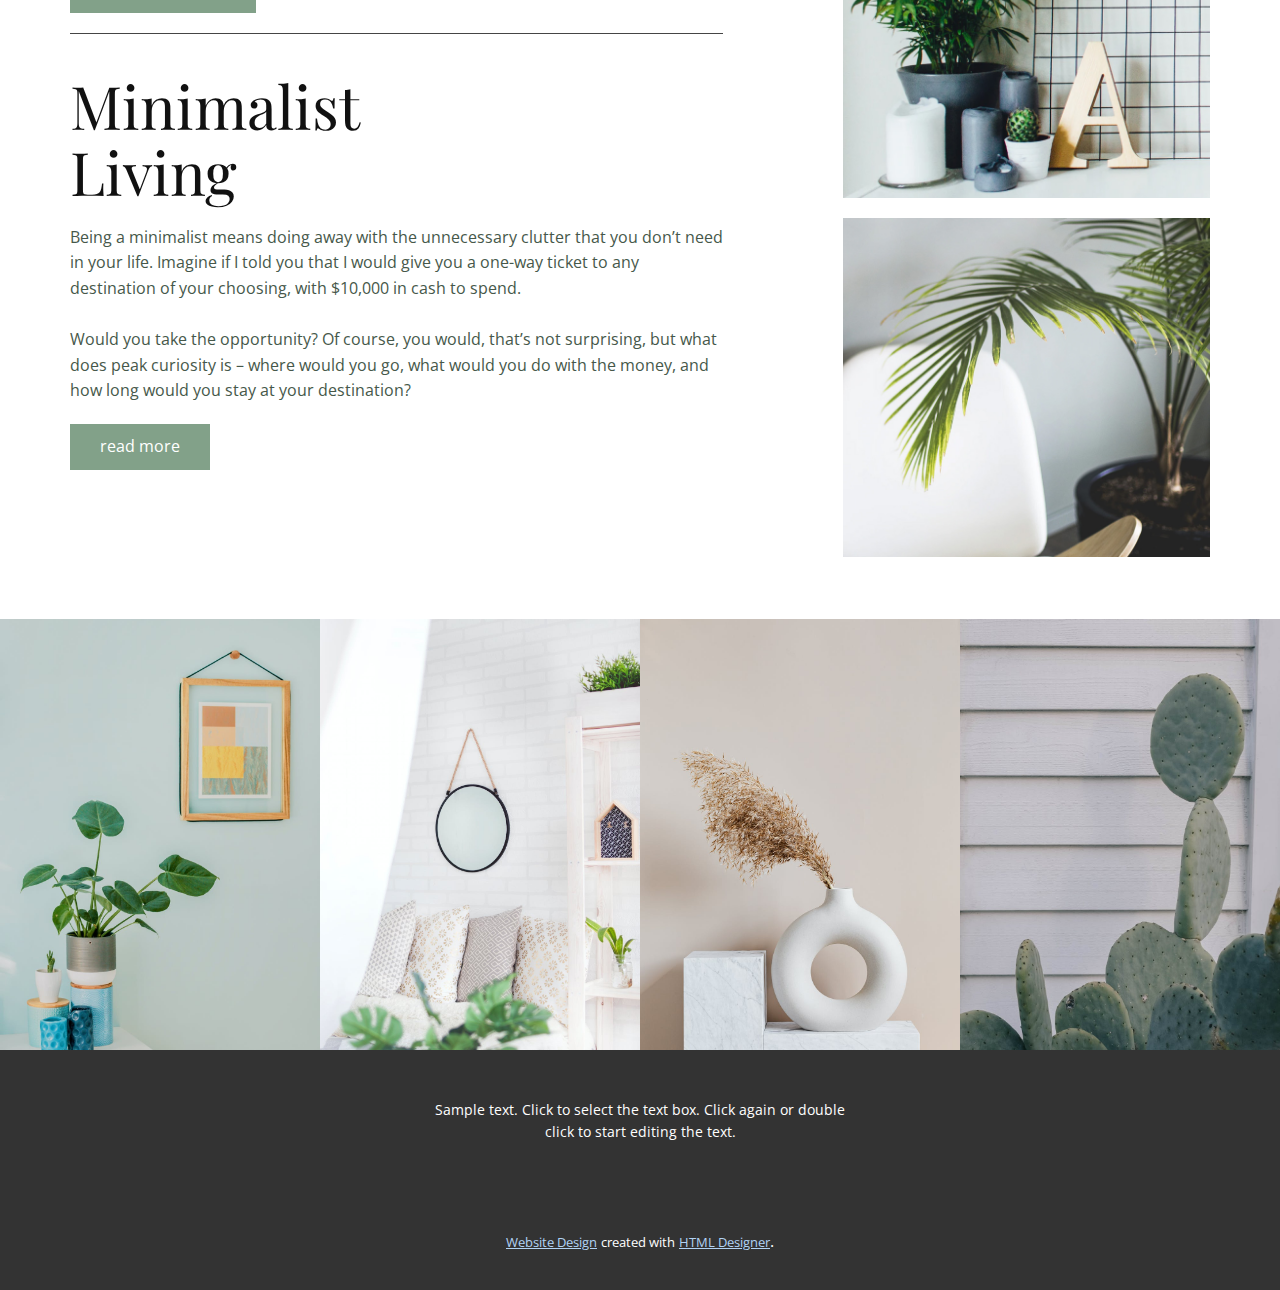
<file: Home.html>
<!DOCTYPE html>
<html style="font-size: 16px;" lang="en"><head>
    <meta name="viewport" content="width=device-width, initial-scale=1.0">
    <meta charset="utf-8">
    <meta name="keywords" content="Green Room, Natural Decor Incorporates, Plant Care Guide, 10 Habits, of Minimalist Living, Why we should be greening our homes with plants, MinimalistLiving">
    <meta name="description" content="">
    <title>Home</title>
    <link rel="stylesheet" href="nicepage.css" media="screen">
<link rel="stylesheet" href="Home.css" media="screen">
    <script class="u-script" type="text/javascript" src="jquery.js" defer=""></script>
    <script class="u-script" type="text/javascript" src="nicepage.js" defer=""></script>
    <meta name="generator" content="Nicepage 4.21.5, nicepage.com">
    <link id="u-theme-google-font" rel="stylesheet" href="https://fonts.googleapis.com/css?family=Roboto:100,100i,300,300i,400,400i,500,500i,700,700i,900,900i|Open+Sans:300,300i,400,400i,500,500i,600,600i,700,700i,800,800i">
    <link id="u-page-google-font" rel="stylesheet" href="https://fonts.googleapis.com/css?family=Playfair+Display:400,400i,500,500i,600,600i,700,700i,800,800i,900,900i|Roboto:100,100i,300,300i,400,400i,500,500i,700,700i,900,900i">
    
    
    
    
    
    
    
    
    <script type="application/ld+json">{
		"@context": "http://schema.org",
		"@type": "Organization",
		"name": ""
}</script>
    <meta name="theme-color" content="#02101e">
    <meta property="og:title" content="Home">
    <meta property="og:type" content="website">
  </head>
  <body class="u-body u-xl-mode" data-lang="en"><header class="u-clearfix u-header u-header" id="sec-51e0"><div class="u-clearfix u-sheet u-sheet-1">
        <nav class="u-align-left u-menu u-menu-hamburger u-offcanvas u-menu-1" data-responsive-from="XL">
          <div class="menu-collapse">
            <a class="u-button-style u-nav-link" href="#" style="padding: 4px 0px; font-size: calc(1em + 8px);">
              <svg class="u-svg-link" preserveAspectRatio="xMidYMin slice" viewBox="0 0 302 302" style=""><use xmlns:xlink="http://www.w3.org/1999/xlink" xlink:href="#svg-5c50"></use></svg>
              <svg xmlns="http://www.w3.org/2000/svg" xmlns:xlink="http://www.w3.org/1999/xlink" version="1.1" id="svg-5c50" x="0px" y="0px" viewBox="0 0 302 302" style="enable-background:new 0 0 302 302;" xml:space="preserve" class="u-svg-content"><g><rect y="36" width="302" height="30"></rect><rect y="236" width="302" height="30"></rect><rect y="136" width="302" height="30"></rect>
</g><g></g><g></g><g></g><g></g><g></g><g></g><g></g><g></g><g></g><g></g><g></g><g></g><g></g><g></g><g></g></svg>
            </a>
          </div>
          <div class="u-nav-container">
            <ul class="u-nav u-unstyled u-nav-1"><li class="u-nav-item"><a class="u-button-style u-nav-link u-text-active-palette-1-base u-text-hover-palette-2-base" href="Home.html" style="padding: 10px 20px;">Home</a>
</li><li class="u-nav-item"><a class="u-button-style u-nav-link u-text-active-palette-1-base u-text-hover-palette-2-base" href="About.html" style="padding: 10px 20px;">About</a>
</li><li class="u-nav-item"><a class="u-button-style u-nav-link u-text-active-palette-1-base u-text-hover-palette-2-base" href="Contact.html" style="padding: 10px 20px;">Contact</a>
</li></ul>
          </div>
          <div class="u-nav-container-collapse">
            <div class="u-align-center u-black u-container-style u-inner-container-layout u-opacity u-opacity-95 u-sidenav">
              <div class="u-inner-container-layout u-sidenav-overflow">
                <div class="u-menu-close"></div>
                <ul class="u-align-center u-nav u-popupmenu-items u-unstyled u-nav-2"><li class="u-nav-item"><a class="u-button-style u-nav-link" href="Home.html" style="padding: 10px 20px;">Home</a>
</li><li class="u-nav-item"><a class="u-button-style u-nav-link" href="About.html" style="padding: 10px 20px;">About</a>
</li><li class="u-nav-item"><a class="u-button-style u-nav-link" href="Contact.html" style="padding: 10px 20px;">Contact</a>
</li></ul>
              </div>
            </div>
            <div class="u-black u-menu-overlay u-opacity u-opacity-70"></div>
          </div>
        </nav>
      </div></header>
    <section class="u-clearfix u-section-1" id="carousel_b3c0">
      <div class="u-clearfix u-expanded-width u-layout-wrap u-layout-wrap-1">
        <div class="u-layout">
          <div class="u-layout-row">
            <div class="u-align-left u-container-style u-layout-cell u-left-cell u-size-30 u-layout-cell-1">
              <div class="u-container-layout u-container-layout-1">
                <h6 class="u-align-left-xl u-text u-text-1">warm, relaxing, and positive</h6>
                <h2 class="u-custom-font u-font-playfair-display u-text u-text-2">Green Room</h2>
                <p class="u-text u-text-default u-text-3">Material-wise, nautical decor incorporates unfinished wood in its tables or chairs, combined with chic linen upholstery for your lounge seats and sofas. Your options for decorative accents are many: seashells in clear jars, jute ropes, rowing oars, sailboats, navigational maps, and more!<br>
                  <br>If you want a room to be of a specific size it has to be built with those dimensions. To change the room size of an existing structure it would require structural modifications to the interiors.<br>
                </p>
              </div>
            </div>
            <div class="u-container-style u-image u-layout-cell u-right-cell u-shape-rectangle u-size-30 u-image-1">
              <div class="u-container-layout u-valign-middle u-container-layout-2"></div>
            </div>
          </div>
        </div>
      </div>
    </section>
    <section class="u-clearfix u-section-2" id="carousel_3ca7">
      <div class="u-clearfix u-expanded-width u-layout-wrap u-layout-wrap-1">
        <div class="u-layout">
          <div class="u-layout-row">
            <div class="u-container-style u-layout-cell u-left-cell u-size-30 u-layout-cell-1">
              <div class="u-container-layout u-valign-middle u-container-layout-1">
                <h5 class="u-text u-text-default u-text-1">interior details</h5>
                <h2 class="u-custom-font u-font-playfair-display u-text u-text-default u-text-2">Natural Decor Incorporates </h2>
                <p class="u-text u-text-default u-text-3">Planning is an integral part of interior design. Space planning begins at the architectural level. If you want a room to be of a specific size it has to be built with those dimensions. To change the room size of an existing structure it would require structural modifications to the interiors.</p>
                <a href="https://nicepage.com/c/text-website-templates" class="u-align-left u-btn u-button-style u-palette-2-base u-btn-1">read more</a>
              </div>
            </div>
            <div class="u-align-center u-container-style u-layout-cell u-palette-2-base u-right-cell u-size-30 u-layout-cell-2">
              <div class="u-container-layout u-valign-middle u-container-layout-2">
                <div class="u-container-style u-group u-image u-image-1" data-image-width="1126" data-image-height="1500">
                  <div class="u-container-layout u-container-layout-3"></div>
                </div>
              </div>
            </div>
          </div>
        </div>
      </div>
    </section>
    <section class="u-clearfix u-valign-middle-lg u-valign-middle-xl u-section-3" id="carousel_f4a3">
      <div class="u-clearfix u-expanded-width u-layout-wrap u-layout-wrap-1">
        <div class="u-gutter-0 u-layout">
          <div class="u-layout-row">
            <div class="u-size-30">
              <div class="u-layout-col">
                <div class="u-align-center u-container-style u-image u-layout-cell u-left-cell u-size-30 u-image-1">
                  <div class="u-container-layout"></div>
                </div>
                <div class="u-container-style u-layout-cell u-left-cell u-size-30 u-layout-cell-2">
                  <div class="u-container-layout u-valign-top u-container-layout-2">
                    <p class="u-text u-text-1"><b>FICUS</b> Microcarpa Ginseng
                    </p>
                  </div>
                </div>
              </div>
            </div>
            <div class="u-size-30">
              <div class="u-layout-row">
                <div class="u-align-right u-container-style u-layout-cell u-right-cell u-size-60 u-layout-cell-3">
                  <div class="u-container-layout u-valign-middle u-container-layout-3">
                    <h6 class="u-text u-text-2">basic information</h6>
                    <h2 class="u-custom-font u-font-playfair-display u-text u-text-3">Plant Care Guide</h2>
                    <p class="u-text u-text-4">Plants tend to be an afterthought in interior design. And the more bad experiences you have with plants (in other words, how many of them die at your hand), the more likely you are to push them to the back burner
                                            or forget about them altogether. However, we know that plants make us happier, helps us recharge and even be more productive.</p>
                    <a href="https://nicepage.com/k/loans-website-templates" class="u-btn u-button-style u-palette-2-base u-btn-1">read more</a>
                  </div>
                </div>
              </div>
            </div>
          </div>
        </div>
      </div>
    </section>
    <section class="u-clearfix u-section-4" id="carousel_7048">
      <div class="u-clearfix u-expanded-width u-layout-wrap u-layout-wrap-1">
        <div class="u-layout">
          <div class="u-layout-row">
            <div class="u-size-19 u-size-30-md">
              <div class="u-layout-col">
                <div class="u-container-style u-image u-layout-cell u-left-cell u-size-30 u-image-1">
                  <div class="u-container-layout u-container-layout-1"></div>
                </div>
                <div class="u-container-style u-hidden-sm u-hidden-xs u-image u-layout-cell u-left-cell u-size-30 u-image-2" data-image-width="1920" data-image-height="1080">
                  <div class="u-container-layout u-container-layout-2"></div>
                </div>
              </div>
            </div>
            <div class="u-size-22 u-size-30-md">
              <div class="u-layout-col">
                <div class="u-align-center u-container-style u-image u-layout-cell u-size-60 u-image-3" data-image-width="1920" data-image-height="1080">
                  <div class="u-container-layout u-valign-middle u-container-layout-3">
                    <img src="images/34.png" alt="" class="u-image u-image-default u-image-4" data-image-width="100" data-image-height="100">
                    <h1 class="u-custom-font u-font-playfair-display u-text u-text-palette-2-dark-2 u-text-1">10 Habits</h1>
                    <h2 class="u-text u-text-2">of Minimalist Living</h2>
                    <p class="u-align-center-sm u-align-center-xs u-text u-text-3">Some people take their time to find their feet in minimalism and find how it suits their lifestyle best, which is amazing. There is no ‘right’ way.&nbsp;</p>
                    <a href="https://nicepage.com/k/birthday-html-templates" class="u-align-center u-btn u-button-style u-palette-2-base u-btn-1">read more</a>
                  </div>
                </div>
              </div>
            </div>
            <div class="u-size-19 u-size-60-md">
              <div class="u-layout-col">
                <div class="u-container-style u-hidden-md u-hidden-sm u-hidden-xs u-image u-layout-cell u-right-cell u-size-30 u-image-5">
                  <div class="u-container-layout u-container-layout-4"></div>
                </div>
                <div class="u-container-style u-hidden-md u-image u-layout-cell u-right-cell u-size-30 u-image-6">
                  <div class="u-container-layout u-container-layout-5"></div>
                </div>
              </div>
            </div>
          </div>
        </div>
      </div>
    </section>
    <section class="u-align-center u-clearfix u-section-5" id="carousel_1724">
      <div class="u-clearfix u-sheet u-valign-middle u-sheet-1">
        <h2 class="u-custom-font u-font-playfair-display u-text u-text-1">Why we should be greening our homes with plants</h2>
        <p class="u-text u-text-2">Wellness can be fostered through the ‘living’ decor plants provide – they absorb harmful chemicals and regulate humidity – and they’re an inexpensive way to add instant colour and glamour to home interiors</p>
        <div class="u-clearfix u-expanded-width u-gutter-10 u-layout-wrap u-layout-wrap-1">
          <div class="u-gutter-0 u-layout">
            <div class="u-layout-col">
              <div class="u-size-20">
                <div class="u-layout-row">
                  <div class="u-container-style u-image u-layout-cell u-left-cell u-size-20 u-size-20-md u-image-1">
                    <div class="u-container-layout u-valign-middle u-container-layout-1"></div>
                  </div>
                  <div class="u-container-style u-image u-layout-cell u-size-20 u-size-20-md u-image-2">
                    <div class="u-container-layout u-valign-middle u-container-layout-2"></div>
                  </div>
                  <div class="u-container-style u-image u-layout-cell u-right-cell u-size-20 u-size-20-md u-image-3">
                    <div class="u-container-layout u-valign-middle u-container-layout-3"></div>
                  </div>
                </div>
              </div>
              <div class="u-size-20">
                <div class="u-layout-row">
                  <div class="u-container-style u-image u-layout-cell u-left-cell u-size-20 u-size-20-md u-image-4">
                    <div class="u-container-layout u-valign-middle u-container-layout-4"></div>
                  </div>
                  <div class="u-container-style u-image u-layout-cell u-size-20 u-size-20-md u-image-5">
                    <div class="u-container-layout u-valign-middle u-container-layout-5"></div>
                  </div>
                  <div class="u-container-style u-image u-layout-cell u-right-cell u-size-20 u-size-20-md u-image-6">
                    <div class="u-container-layout u-valign-middle u-container-layout-6"></div>
                  </div>
                </div>
              </div>
              <div class="u-size-20">
                <div class="u-layout-row">
                  <div class="u-container-style u-image u-layout-cell u-left-cell u-size-20 u-size-20-md u-image-7">
                    <div class="u-container-layout u-valign-middle u-container-layout-7"></div>
                  </div>
                  <div class="u-container-style u-image u-layout-cell u-size-20 u-size-20-md u-image-8">
                    <div class="u-container-layout u-valign-middle u-container-layout-8"></div>
                  </div>
                  <div class="u-container-style u-image u-layout-cell u-right-cell u-size-20 u-size-20-md u-image-9">
                    <div class="u-container-layout u-valign-middle u-container-layout-9"></div>
                  </div>
                </div>
              </div>
            </div>
          </div>
        </div>
        <a href="https://www.scmp.com/lifestyle/interiors-living/article/2126797/why-we-should-be-greening-our-homes-plants-top-trend-2018" class="u-border-2 u-border-grey-dark-1 u-btn u-button-style u-btn-1" target="_blank">learn more</a>
      </div>
    </section>
    <section class="u-align-center u-clearfix u-section-6" id="carousel_a82d">
      <div class="u-clearfix u-sheet u-sheet-1">
        <div class="u-clearfix u-expanded-width u-gutter-20 u-layout-wrap u-layout-wrap-1">
          <div class="u-gutter-0 u-layout">
            <div class="u-layout-row">
              <div class="u-size-40 u-size-60-md">
                <div class="u-layout-col">
                  <div class="u-size-20">
                    <div class="u-layout-row">
                      <div class="u-align-justify u-container-style u-layout-cell u-left-cell u-palette-2-base u-size-15-md u-size-15-sm u-size-15-xs u-size-16-xl u-size-18-lg u-layout-cell-1">
                        <div class="u-container-layout u-valign-middle u-container-layout-1">
                          <h3 class="u-text u-text-1">for sale</h3>
                        </div>
                      </div>
                      <div class="u-container-style u-layout-cell u-size-42-lg u-size-44-xl u-size-45-md u-size-45-sm u-size-45-xs u-layout-cell-2">
                        <div class="u-container-layout u-valign-top u-container-layout-2">
                          <p class="u-text u-text-palette-2-base u-text-2">4013 Jarvis Street<br>Buffalo,&nbsp;New York<br>14202<br>
                          </p>
                        </div>
                      </div>
                    </div>
                  </div>
                  <div class="u-size-40">
                    <div class="u-layout-row">
                      <div class="u-align-left u-container-style u-layout-cell u-left-cell u-size-60 u-layout-cell-3">
                        <div class="u-container-layout u-container-layout-3">
                          <div class="u-border-1 u-border-grey-dark-1 u-expanded-width u-line u-line-horizontal u-line-1"></div>
                          <h1 class="u-custom-font u-font-playfair-display u-text u-text-3">Minimalist<br>Living
                          </h1>
                          <p class="u-text u-text-palette-2-dark-2 u-text-4">Being a minimalist means doing away with the unnecessary clutter that you don’t need in your life. Imagine if I told you that I would give you a one-way ticket to any destination of your choosing, with $10,000
                                                    in cash to spend. <br>
                            <br>Would you take the opportunity? Of course, you would, that’s not surprising, but what does peak curiosity is – where would you go, what would you do with the money, and how long would you stay at
                                                    your destination?
                          </p>
                          <a href="https://nicepage.com/c/art-design-website-templates" class="u-btn u-button-style u-palette-2-base u-btn-1">read more</a>
                        </div>
                      </div>
                    </div>
                  </div>
                </div>
              </div>
              <div class="u-size-20 u-size-60-md">
                <div class="u-layout-col">
                  <div class="u-container-style u-image u-layout-cell u-right-cell u-size-40 u-image-1">
                    <div class="u-container-layout u-container-layout-4"></div>
                  </div>
                  <div class="u-container-style u-image u-layout-cell u-right-cell u-size-20 u-image-2">
                    <div class="u-container-layout u-container-layout-5"></div>
                  </div>
                </div>
              </div>
            </div>
          </div>
        </div>
      </div>
    </section>
    <section class="u-clearfix u-section-7" id="carousel_f790">
      <div class="u-expanded-width u-gallery u-layout-grid u-lightbox u-show-text-on-hover u-gallery-1">
        <div class="u-gallery-inner u-gallery-inner-1">
          <div class="u-effect-fade u-gallery-item">
            <div class="u-back-slide u-back-slide-1">
              <img class="u-back-image u-expanded u-back-image-1" src="images/1.jpeg">
            </div>
            <div class="u-over-slide u-shading u-over-slide-1">
              <h3 class="u-gallery-heading"></h3>
              <p class="u-gallery-text"></p>
            </div>
          </div>
          <div class="u-effect-fade u-gallery-item">
            <div class="u-back-slide u-back-slide-2">
              <img class="u-back-image u-expanded u-back-image-2" src="images/pexels-photo-905198.jpeg">
            </div>
            <div class="u-over-slide u-shading u-over-slide-2">
              <h3 class="u-gallery-heading"></h3>
              <p class="u-gallery-text"></p>
            </div>
          </div>
          <div class="u-effect-fade u-gallery-item">
            <div class="u-back-slide u-back-slide-3">
              <img class="u-back-image u-expanded u-back-image-3" src="images/pexels-photo-4207892.jpeg">
            </div>
            <div class="u-over-slide u-shading u-over-slide-3">
              <h3 class="u-gallery-heading"></h3>
              <p class="u-gallery-text"></p>
            </div>
          </div>
          <div class="u-effect-fade u-gallery-item">
            <div class="u-back-slide u-back-slide-4">
              <img class="u-back-image u-expanded u-back-image-4" src="images/pexels-photo-4142982.jpeg">
            </div>
            <div class="u-over-slide u-shading u-over-slide-4">
              <h3 class="u-gallery-heading"></h3>
              <p class="u-gallery-text"></p>
            </div>
          </div>
        </div>
      </div>
    </section>
    
    
    <footer class="u-align-center u-clearfix u-footer u-grey-80 u-footer" id="sec-80b8"><div class="u-clearfix u-sheet u-sheet-1">
        <p class="u-small-text u-text u-text-variant u-text-1">Sample text. Click to select the text box. Click again or double click to start editing the text.</p>
      </div></footer>
    <section class="u-backlink u-clearfix u-grey-80">
      <a class="u-link" href="https://nicepage.com/website-design" target="_blank">
        <span>Website Design</span>
      </a>
      <p class="u-text">
        <span>created with</span>
      </p>
      <a class="u-link" href="https://nicepage.com/html-website-builder" target="_blank">
        <span>HTML Designer</span>
      </a>. 
    </section>
  
</body></html>
</file>
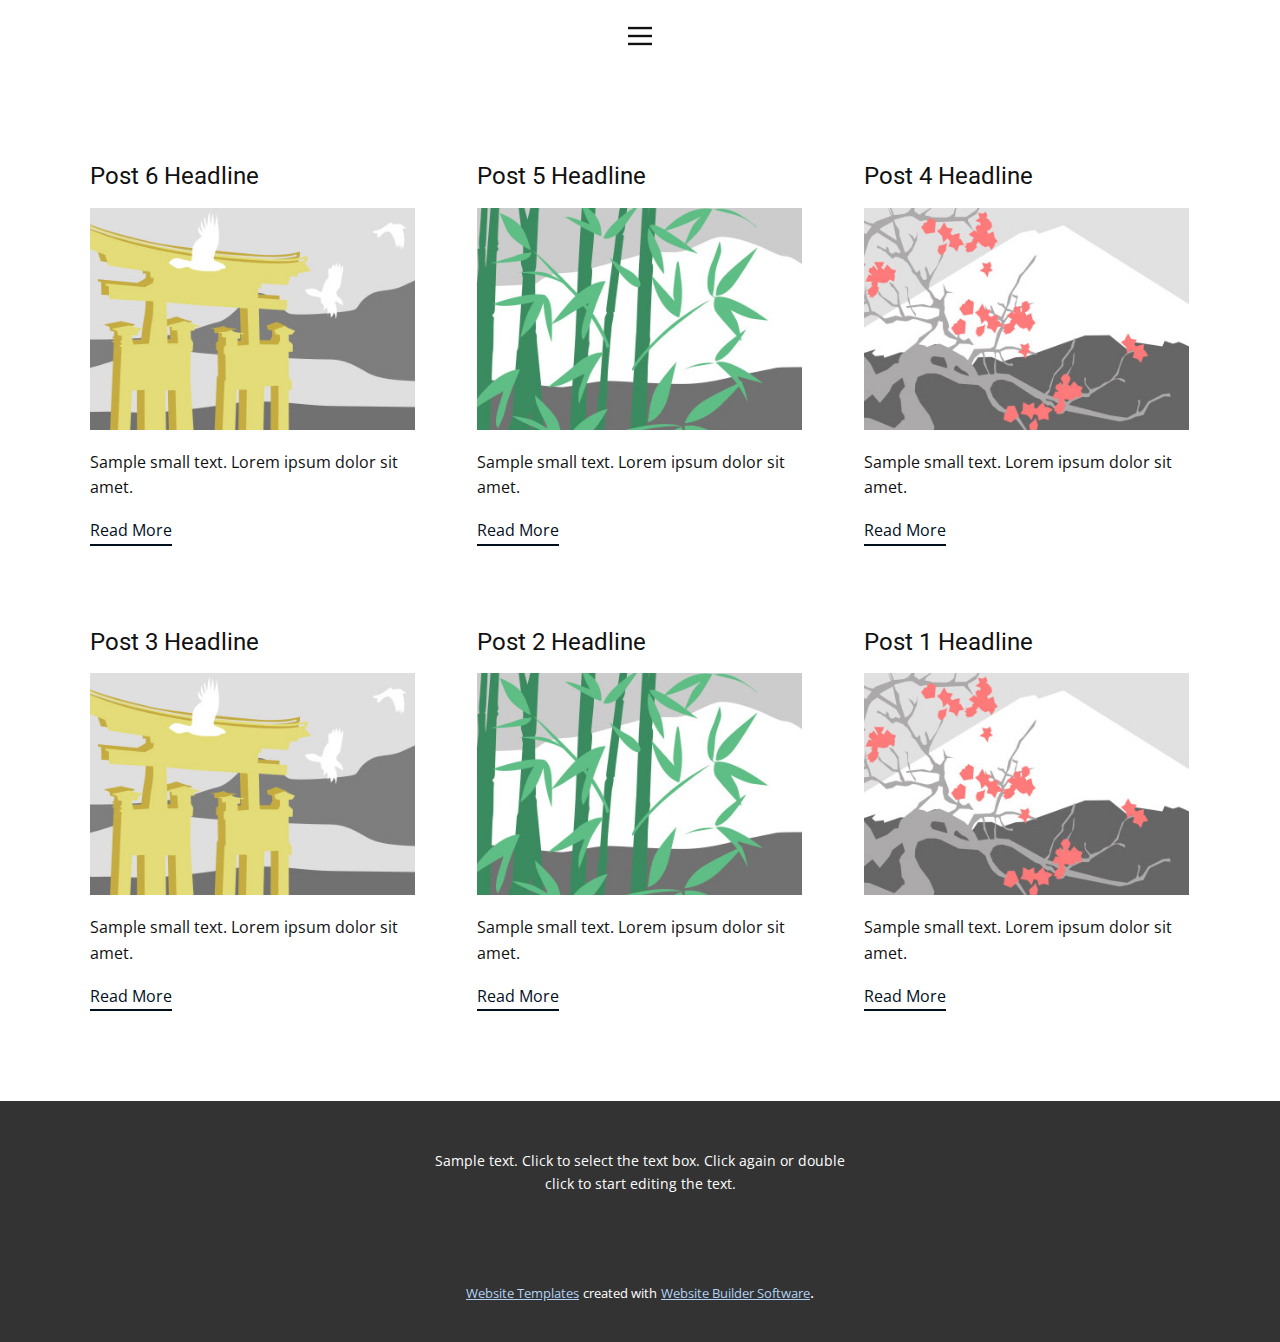
<file: blog/blog.html>
<!DOCTYPE html>
<html style="font-size: 16px;" lang="en"><head>
    <meta name="viewport" content="width=device-width, initial-scale=1.0">
    <meta charset="utf-8">
    <meta name="keywords" content="">
    <meta name="description" content="">
    <title>Blog Template</title>
    <link rel="stylesheet" href="../nicepage.css" media="screen">
<link rel="stylesheet" href="../Blog-Template.css" media="screen">
    <script class="u-script" type="text/javascript" src="../jquery.js" defer=""></script>
    <script class="u-script" type="text/javascript" src="../nicepage.js" defer=""></script>
    <meta name="generator" content="Nicepage 4.21.5, nicepage.com">
    <link id="u-theme-google-font" rel="stylesheet" href="https://fonts.googleapis.com/css?family=Roboto:100,100i,300,300i,400,400i,500,500i,700,700i,900,900i|Open+Sans:300,300i,400,400i,500,500i,600,600i,700,700i,800,800i">
    
    
    <script type="application/ld+json">{
		"@context": "http://schema.org",
		"@type": "Organization",
		"name": ""
}</script>
    <meta name="theme-color" content="#02101e">
  </head>
  <body class="u-body u-xl-mode" data-lang="en"><header class="u-clearfix u-header u-header" id="sec-51e0"><div class="u-clearfix u-sheet u-sheet-1">
        <nav class="u-align-left u-menu u-menu-hamburger u-offcanvas u-menu-1" data-responsive-from="XL">
          <div class="menu-collapse">
            <a class="u-button-style u-nav-link" href="#" style="padding: 4px 0px; font-size: calc(1em + 8px);">
              <svg class="u-svg-link" preserveAspectRatio="xMidYMin slice" viewBox="0 0 302 302" style=""><use xmlns:xlink="http://www.w3.org/1999/xlink" xlink:href="#svg-5c50"></use></svg>
              <svg xmlns="http://www.w3.org/2000/svg" xmlns:xlink="http://www.w3.org/1999/xlink" version="1.1" id="svg-5c50" x="0px" y="0px" viewBox="0 0 302 302" style="enable-background:new 0 0 302 302;" xml:space="preserve" class="u-svg-content"><g><rect y="36" width="302" height="30"></rect><rect y="236" width="302" height="30"></rect><rect y="136" width="302" height="30"></rect>
</g><g></g><g></g><g></g><g></g><g></g><g></g><g></g><g></g><g></g><g></g><g></g><g></g><g></g><g></g><g></g></svg>
            </a>
          </div>
          <div class="u-nav-container">
            <ul class="u-nav u-unstyled u-nav-1"><li class="u-nav-item"><a class="u-button-style u-nav-link u-text-active-palette-1-base u-text-hover-palette-2-base" href="../Home.html" style="padding: 10px 20px;">Home</a>
</li><li class="u-nav-item"><a class="u-button-style u-nav-link u-text-active-palette-1-base u-text-hover-palette-2-base" href="../About.html" style="padding: 10px 20px;">About</a>
</li><li class="u-nav-item"><a class="u-button-style u-nav-link u-text-active-palette-1-base u-text-hover-palette-2-base" href="../Contact.html" style="padding: 10px 20px;">Contact</a>
</li></ul>
          </div>
          <div class="u-nav-container-collapse">
            <div class="u-align-center u-black u-container-style u-inner-container-layout u-opacity u-opacity-95 u-sidenav">
              <div class="u-inner-container-layout u-sidenav-overflow">
                <div class="u-menu-close"></div>
                <ul class="u-align-center u-nav u-popupmenu-items u-unstyled u-nav-2"><li class="u-nav-item"><a class="u-button-style u-nav-link" href="../Home.html" style="padding: 10px 20px;">Home</a>
</li><li class="u-nav-item"><a class="u-button-style u-nav-link" href="../About.html" style="padding: 10px 20px;">About</a>
</li><li class="u-nav-item"><a class="u-button-style u-nav-link" href="../Contact.html" style="padding: 10px 20px;">Contact</a>
</li></ul>
              </div>
            </div>
            <div class="u-black u-menu-overlay u-opacity u-opacity-70"></div>
          </div>
        </nav>
      </div></header>
    <section class="u-clearfix u-section-1" id="sec-8984">
      <div class="u-clearfix u-sheet u-valign-middle u-sheet-1"><!--blog--><!--blog_options_json--><!--{"type":"Recent","source":"","tags":"","count":""}--><!--/blog_options_json-->
        <div class="u-blog u-expanded-width u-repeater u-repeater-1"><!--blog_post-->
          <div class="u-blog-post u-container-style u-repeater-item u-white u-repeater-item-1">
            <div class="u-container-layout u-similar-container u-valign-top u-container-layout-1"><!--blog_post_header-->
              <h4 class="u-blog-control u-text u-text-1">
                <a class="u-post-header-link" href="../blog/post-5.html">Post 6 Headline</a>
              </h4><!--/blog_post_header--><!--blog_post_image-->
              <a class="u-post-header-link" href="../blog/post-5.html"><img alt="" class="u-blog-control u-expanded-width u-image u-image-default u-image-1" src="../images/8ad73f3c.jpeg"></a><!--/blog_post_image--><!--blog_post_content-->
              <div class="u-blog-control u-post-content u-text u-text-2 fr-view">Sample small text. Lorem ipsum dolor sit amet.</div><!--/blog_post_content--><!--blog_post_readmore-->
              <a href="../blog/post-5.html" class="u-blog-control u-border-2 u-border-palette-1-base u-btn u-btn-rectangle u-button-style u-none u-btn-1"><!--blog_post_readmore_content--><!--options_json--><!--{"content":"","defaultValue":"Read More"}--><!--/options_json-->Read More<!--/blog_post_readmore_content--></a><!--/blog_post_readmore-->
            </div>
          </div><div class="u-blog-post u-container-style u-repeater-item u-video-cover u-white">
            <div class="u-container-layout u-similar-container u-valign-top u-container-layout-2"><!--blog_post_header-->
              <h4 class="u-blog-control u-text u-text-3">
                <a class="u-post-header-link" href="../blog/post-4.html">Post 5 Headline</a>
              </h4><!--/blog_post_header--><!--blog_post_image-->
              <a class="u-post-header-link" href="../blog/post-4.html"><img alt="" class="u-blog-control u-expanded-width u-image u-image-default u-image-2" src="../images/68f64b9d.jpeg"></a><!--/blog_post_image--><!--blog_post_content-->
              <div class="u-blog-control u-post-content u-text u-text-4 fr-view">Sample small text. Lorem ipsum dolor sit amet.</div><!--/blog_post_content--><!--blog_post_readmore-->
              <a href="../blog/post-4.html" class="u-blog-control u-border-2 u-border-palette-1-base u-btn u-btn-rectangle u-button-style u-none u-btn-2"><!--blog_post_readmore_content--><!--options_json--><!--{"content":"","defaultValue":"Read More"}--><!--/options_json-->Read More<!--/blog_post_readmore_content--></a><!--/blog_post_readmore-->
            </div>
          </div><div class="u-blog-post u-container-style u-repeater-item u-video-cover u-white">
            <div class="u-container-layout u-similar-container u-valign-top u-container-layout-3"><!--blog_post_header-->
              <h4 class="u-blog-control u-text u-text-5">
                <a class="u-post-header-link" href="../blog/post-3.html">Post 4 Headline</a>
              </h4><!--/blog_post_header--><!--blog_post_image-->
              <a class="u-post-header-link" href="../blog/post-3.html"><img alt="" class="u-blog-control u-expanded-width u-image u-image-default u-image-3" src="../images/0fd3416c.jpeg"></a><!--/blog_post_image--><!--blog_post_content-->
              <div class="u-blog-control u-post-content u-text u-text-6 fr-view">Sample small text. Lorem ipsum dolor sit amet.</div><!--/blog_post_content--><!--blog_post_readmore-->
              <a href="../blog/post-3.html" class="u-blog-control u-border-2 u-border-palette-1-base u-btn u-btn-rectangle u-button-style u-none u-btn-3"><!--blog_post_readmore_content--><!--options_json--><!--{"content":"","defaultValue":"Read More"}--><!--/options_json-->Read More<!--/blog_post_readmore_content--></a><!--/blog_post_readmore-->
            </div>
          </div><div class="u-blog-post u-container-style u-repeater-item u-white u-repeater-item-1">
            <div class="u-container-layout u-similar-container u-valign-top u-container-layout-1"><!--blog_post_header-->
              <h4 class="u-blog-control u-text u-text-1">
                <a class="u-post-header-link" href="../blog/post-2.html">Post 3 Headline</a>
              </h4><!--/blog_post_header--><!--blog_post_image-->
              <a class="u-post-header-link" href="../blog/post-2.html"><img alt="" class="u-blog-control u-expanded-width u-image u-image-default u-image-1" src="../images/8ad73f3c.jpeg"></a><!--/blog_post_image--><!--blog_post_content-->
              <div class="u-blog-control u-post-content u-text u-text-2 fr-view">Sample small text. Lorem ipsum dolor sit amet.</div><!--/blog_post_content--><!--blog_post_readmore-->
              <a href="../blog/post-2.html" class="u-blog-control u-border-2 u-border-palette-1-base u-btn u-btn-rectangle u-button-style u-none u-btn-1"><!--blog_post_readmore_content--><!--options_json--><!--{"content":"","defaultValue":"Read More"}--><!--/options_json-->Read More<!--/blog_post_readmore_content--></a><!--/blog_post_readmore-->
            </div>
          </div><div class="u-blog-post u-container-style u-repeater-item u-video-cover u-white">
            <div class="u-container-layout u-similar-container u-valign-top u-container-layout-2"><!--blog_post_header-->
              <h4 class="u-blog-control u-text u-text-3">
                <a class="u-post-header-link" href="../blog/post-1.html">Post 2 Headline</a>
              </h4><!--/blog_post_header--><!--blog_post_image-->
              <a class="u-post-header-link" href="../blog/post-1.html"><img alt="" class="u-blog-control u-expanded-width u-image u-image-default u-image-2" src="../images/68f64b9d.jpeg"></a><!--/blog_post_image--><!--blog_post_content-->
              <div class="u-blog-control u-post-content u-text u-text-4 fr-view">Sample small text. Lorem ipsum dolor sit amet.</div><!--/blog_post_content--><!--blog_post_readmore-->
              <a href="../blog/post-1.html" class="u-blog-control u-border-2 u-border-palette-1-base u-btn u-btn-rectangle u-button-style u-none u-btn-2"><!--blog_post_readmore_content--><!--options_json--><!--{"content":"","defaultValue":"Read More"}--><!--/options_json-->Read More<!--/blog_post_readmore_content--></a><!--/blog_post_readmore-->
            </div>
          </div><div class="u-blog-post u-container-style u-repeater-item u-video-cover u-white">
            <div class="u-container-layout u-similar-container u-valign-top u-container-layout-3"><!--blog_post_header-->
              <h4 class="u-blog-control u-text u-text-5">
                <a class="u-post-header-link" href="../blog/post.html">Post 1 Headline</a>
              </h4><!--/blog_post_header--><!--blog_post_image-->
              <a class="u-post-header-link" href="../blog/post.html"><img alt="" class="u-blog-control u-expanded-width u-image u-image-default u-image-3" src="../images/0fd3416c.jpeg"></a><!--/blog_post_image--><!--blog_post_content-->
              <div class="u-blog-control u-post-content u-text u-text-6 fr-view">Sample small text. Lorem ipsum dolor sit amet.</div><!--/blog_post_content--><!--blog_post_readmore-->
              <a href="../blog/post.html" class="u-blog-control u-border-2 u-border-palette-1-base u-btn u-btn-rectangle u-button-style u-none u-btn-3"><!--blog_post_readmore_content--><!--options_json--><!--{"content":"","defaultValue":"Read More"}--><!--/options_json-->Read More<!--/blog_post_readmore_content--></a><!--/blog_post_readmore-->
            </div>
          </div><!--/blog_post--><!--blog_post-->
          <!--/blog_post--><!--blog_post-->
          <!--/blog_post-->
        </div><!--/blog-->
      </div>
    </section>
    
    
    <footer class="u-align-center u-clearfix u-footer u-grey-80 u-footer" id="sec-80b8"><div class="u-clearfix u-sheet u-sheet-1">
        <p class="u-small-text u-text u-text-variant u-text-1">Sample text. Click to select the text box. Click again or double click to start editing the text.</p>
      </div></footer>
    <section class="u-backlink u-clearfix u-grey-80">
      <a class="u-link" href="https://nicepage.com/website-templates" target="_blank">
        <span>Website Templates</span>
      </a>
      <p class="u-text">
        <span>created with</span>
      </p>
      <a class="u-link" href="" target="_blank">
        <span>Website Builder Software</span>
      </a>. 
    </section>
  
</body></html>
</file>
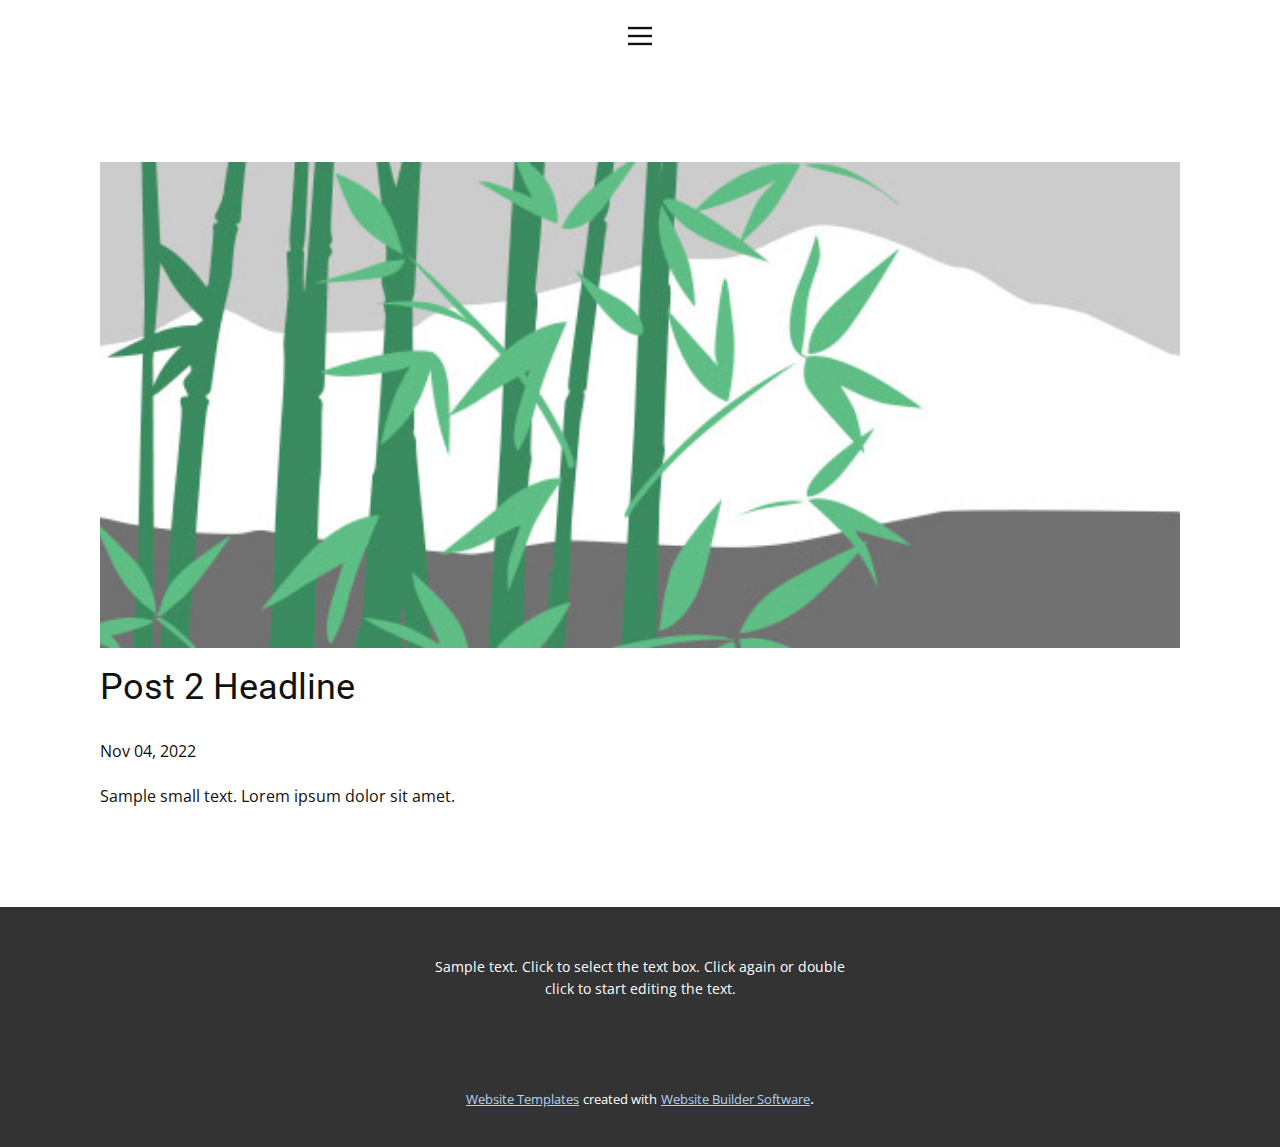
<file: blog/post-1.html>
<!DOCTYPE html>
<html style="font-size: 16px;" lang="en"><head>
    <meta name="viewport" content="width=device-width, initial-scale=1.0">
    <meta charset="utf-8">
    <meta name="keywords" content="Post 1 Headline">
    <meta name="description" content="">
    <title>Post 2 Headline</title>
    <link rel="stylesheet" href="../nicepage.css" media="screen">
<link rel="stylesheet" href="../Post-Template.css" media="screen">
    <script class="u-script" type="text/javascript" src="../jquery.js" defer=""></script>
    <script class="u-script" type="text/javascript" src="../nicepage.js" defer=""></script>
    <meta name="generator" content="Nicepage 4.21.5, nicepage.com">
    <link id="u-theme-google-font" rel="stylesheet" href="https://fonts.googleapis.com/css?family=Roboto:100,100i,300,300i,400,400i,500,500i,700,700i,900,900i|Open+Sans:300,300i,400,400i,500,500i,600,600i,700,700i,800,800i">
    
    
    <script type="application/ld+json">{
		"@context": "http://schema.org",
		"@type": "Organization",
		"name": ""
}</script>
    <meta name="theme-color" content="#02101e">
  </head>
  <body class="u-body u-xl-mode" data-lang="en"><header class="u-clearfix u-header u-header" id="sec-51e0"><div class="u-clearfix u-sheet u-sheet-1">
        <nav class="u-align-left u-menu u-menu-hamburger u-offcanvas u-menu-1" data-responsive-from="XL">
          <div class="menu-collapse">
            <a class="u-button-style u-nav-link" href="#" style="padding: 4px 0px; font-size: calc(1em + 8px);">
              <svg class="u-svg-link" preserveAspectRatio="xMidYMin slice" viewBox="0 0 302 302" style=""><use xmlns:xlink="http://www.w3.org/1999/xlink" xlink:href="#svg-5c50"></use></svg>
              <svg xmlns="http://www.w3.org/2000/svg" xmlns:xlink="http://www.w3.org/1999/xlink" version="1.1" id="svg-5c50" x="0px" y="0px" viewBox="0 0 302 302" style="enable-background:new 0 0 302 302;" xml:space="preserve" class="u-svg-content"><g><rect y="36" width="302" height="30"></rect><rect y="236" width="302" height="30"></rect><rect y="136" width="302" height="30"></rect>
</g><g></g><g></g><g></g><g></g><g></g><g></g><g></g><g></g><g></g><g></g><g></g><g></g><g></g><g></g><g></g></svg>
            </a>
          </div>
          <div class="u-nav-container">
            <ul class="u-nav u-unstyled u-nav-1"><li class="u-nav-item"><a class="u-button-style u-nav-link u-text-active-palette-1-base u-text-hover-palette-2-base" href="../Home.html" style="padding: 10px 20px;">Home</a>
</li><li class="u-nav-item"><a class="u-button-style u-nav-link u-text-active-palette-1-base u-text-hover-palette-2-base" href="../About.html" style="padding: 10px 20px;">About</a>
</li><li class="u-nav-item"><a class="u-button-style u-nav-link u-text-active-palette-1-base u-text-hover-palette-2-base" href="../Contact.html" style="padding: 10px 20px;">Contact</a>
</li></ul>
          </div>
          <div class="u-nav-container-collapse">
            <div class="u-align-center u-black u-container-style u-inner-container-layout u-opacity u-opacity-95 u-sidenav">
              <div class="u-inner-container-layout u-sidenav-overflow">
                <div class="u-menu-close"></div>
                <ul class="u-align-center u-nav u-popupmenu-items u-unstyled u-nav-2"><li class="u-nav-item"><a class="u-button-style u-nav-link" href="../Home.html" style="padding: 10px 20px;">Home</a>
</li><li class="u-nav-item"><a class="u-button-style u-nav-link" href="../About.html" style="padding: 10px 20px;">About</a>
</li><li class="u-nav-item"><a class="u-button-style u-nav-link" href="../Contact.html" style="padding: 10px 20px;">Contact</a>
</li></ul>
              </div>
            </div>
            <div class="u-black u-menu-overlay u-opacity u-opacity-70"></div>
          </div>
        </nav>
      </div></header>
    <section class="u-align-center u-clearfix u-section-1" id="sec-91c1">
      <div class="u-clearfix u-sheet u-valign-middle-md u-valign-middle-sm u-valign-middle-xs u-sheet-1"><!--post_details--><!--post_details_options_json--><!--{"source":""}--><!--/post_details_options_json--><!--blog_post-->
        <div class="u-container-style u-expanded-width u-post-details u-post-details-1">
          <div class="u-container-layout u-valign-middle u-container-layout-1"><!--blog_post_image-->
            <img alt="" class="u-blog-control u-expanded-width u-image u-image-default u-image-1" src="../images/68f64b9d.jpeg"><!--/blog_post_image--><!--blog_post_header-->
            <h2 class="u-blog-control u-text u-text-1">Post 2 Headline</h2><!--/blog_post_header--><!--blog_post_metadata-->
            <div class="u-blog-control u-metadata u-metadata-1"><!--blog_post_metadata_date-->
              <span class="u-meta-date u-meta-icon">Nov 04, 2022</span><!--/blog_post_metadata_date--><!--blog_post_metadata_category-->
              <!--/blog_post_metadata_category--><!--blog_post_metadata_comments-->
              <!--/blog_post_metadata_comments-->
            </div><!--/blog_post_metadata--><!--blog_post_content-->
            <div class="u-align-justify u-blog-control u-post-content u-text u-text-2 fr-view">
  Sample small text. Lorem ipsum dolor sit amet.
  </div><!--/blog_post_content-->
          </div>
        </div><!--/blog_post--><!--/post_details-->
      </div>
    </section>
    
    
    <footer class="u-align-center u-clearfix u-footer u-grey-80 u-footer" id="sec-80b8"><div class="u-clearfix u-sheet u-sheet-1">
        <p class="u-small-text u-text u-text-variant u-text-1">Sample text. Click to select the text box. Click again or double click to start editing the text.</p>
      </div></footer>
    <section class="u-backlink u-clearfix u-grey-80">
      <a class="u-link" href="https://nicepage.com/website-templates" target="_blank">
        <span>Website Templates</span>
      </a>
      <p class="u-text">
        <span>created with</span>
      </p>
      <a class="u-link" href="" target="_blank">
        <span>Website Builder Software</span>
      </a>. 
    </section>
  
</body></html>
</file>
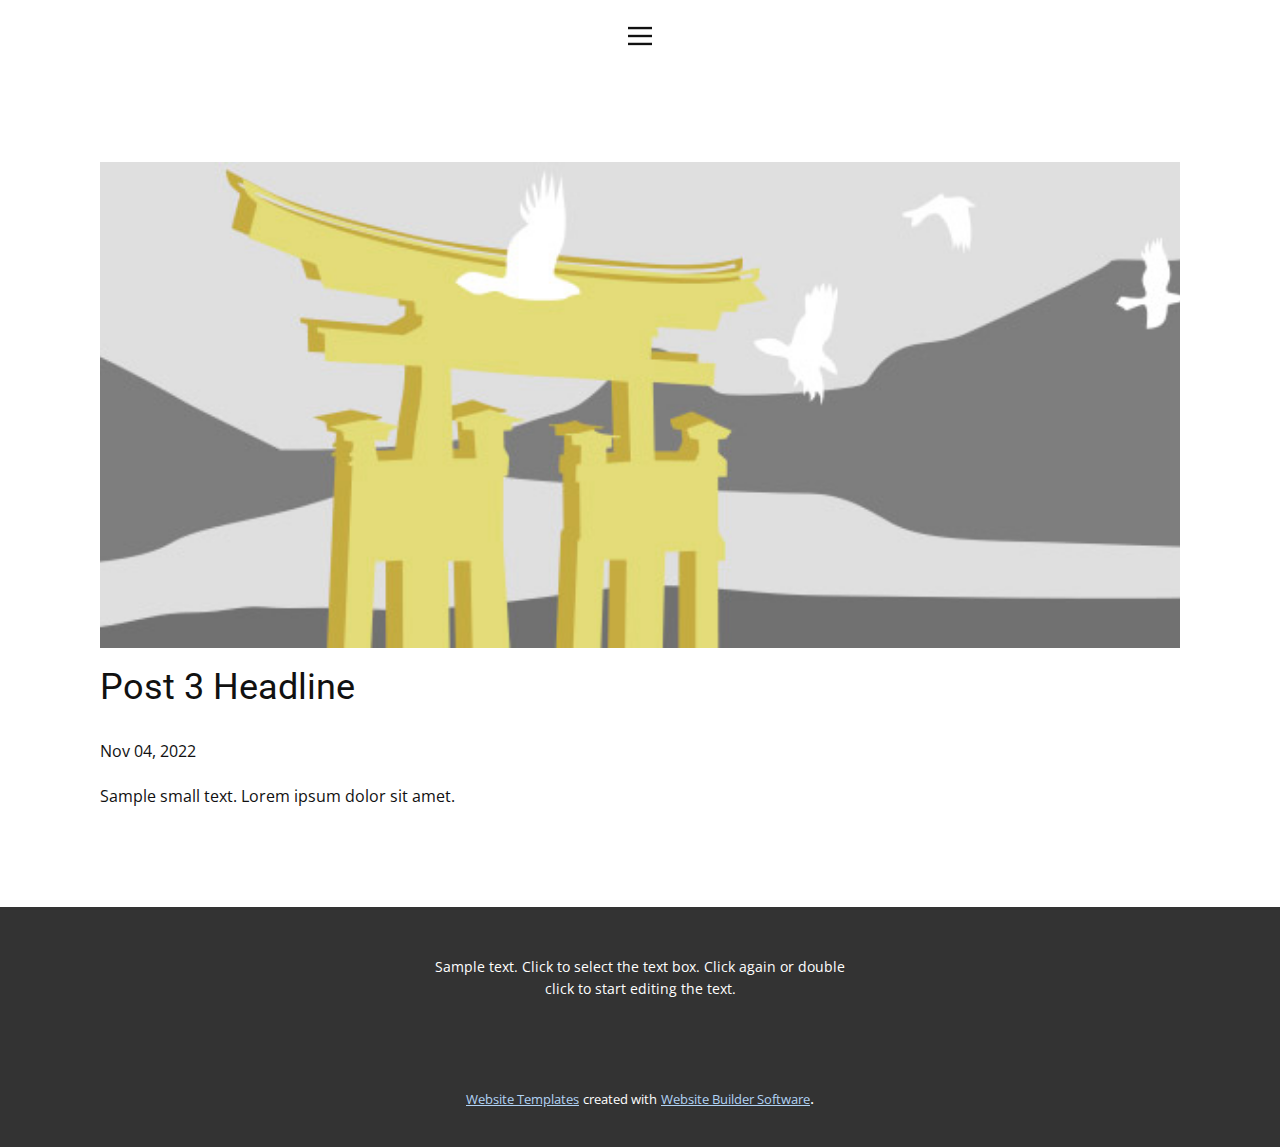
<file: blog/post-2.html>
<!DOCTYPE html>
<html style="font-size: 16px;" lang="en"><head>
    <meta name="viewport" content="width=device-width, initial-scale=1.0">
    <meta charset="utf-8">
    <meta name="keywords" content="Post 1 Headline">
    <meta name="description" content="">
    <title>Post 3 Headline</title>
    <link rel="stylesheet" href="../nicepage.css" media="screen">
<link rel="stylesheet" href="../Post-Template.css" media="screen">
    <script class="u-script" type="text/javascript" src="../jquery.js" defer=""></script>
    <script class="u-script" type="text/javascript" src="../nicepage.js" defer=""></script>
    <meta name="generator" content="Nicepage 4.21.5, nicepage.com">
    <link id="u-theme-google-font" rel="stylesheet" href="https://fonts.googleapis.com/css?family=Roboto:100,100i,300,300i,400,400i,500,500i,700,700i,900,900i|Open+Sans:300,300i,400,400i,500,500i,600,600i,700,700i,800,800i">
    
    
    <script type="application/ld+json">{
		"@context": "http://schema.org",
		"@type": "Organization",
		"name": ""
}</script>
    <meta name="theme-color" content="#02101e">
  </head>
  <body class="u-body u-xl-mode" data-lang="en"><header class="u-clearfix u-header u-header" id="sec-51e0"><div class="u-clearfix u-sheet u-sheet-1">
        <nav class="u-align-left u-menu u-menu-hamburger u-offcanvas u-menu-1" data-responsive-from="XL">
          <div class="menu-collapse">
            <a class="u-button-style u-nav-link" href="#" style="padding: 4px 0px; font-size: calc(1em + 8px);">
              <svg class="u-svg-link" preserveAspectRatio="xMidYMin slice" viewBox="0 0 302 302" style=""><use xmlns:xlink="http://www.w3.org/1999/xlink" xlink:href="#svg-5c50"></use></svg>
              <svg xmlns="http://www.w3.org/2000/svg" xmlns:xlink="http://www.w3.org/1999/xlink" version="1.1" id="svg-5c50" x="0px" y="0px" viewBox="0 0 302 302" style="enable-background:new 0 0 302 302;" xml:space="preserve" class="u-svg-content"><g><rect y="36" width="302" height="30"></rect><rect y="236" width="302" height="30"></rect><rect y="136" width="302" height="30"></rect>
</g><g></g><g></g><g></g><g></g><g></g><g></g><g></g><g></g><g></g><g></g><g></g><g></g><g></g><g></g><g></g></svg>
            </a>
          </div>
          <div class="u-nav-container">
            <ul class="u-nav u-unstyled u-nav-1"><li class="u-nav-item"><a class="u-button-style u-nav-link u-text-active-palette-1-base u-text-hover-palette-2-base" href="../Home.html" style="padding: 10px 20px;">Home</a>
</li><li class="u-nav-item"><a class="u-button-style u-nav-link u-text-active-palette-1-base u-text-hover-palette-2-base" href="../About.html" style="padding: 10px 20px;">About</a>
</li><li class="u-nav-item"><a class="u-button-style u-nav-link u-text-active-palette-1-base u-text-hover-palette-2-base" href="../Contact.html" style="padding: 10px 20px;">Contact</a>
</li></ul>
          </div>
          <div class="u-nav-container-collapse">
            <div class="u-align-center u-black u-container-style u-inner-container-layout u-opacity u-opacity-95 u-sidenav">
              <div class="u-inner-container-layout u-sidenav-overflow">
                <div class="u-menu-close"></div>
                <ul class="u-align-center u-nav u-popupmenu-items u-unstyled u-nav-2"><li class="u-nav-item"><a class="u-button-style u-nav-link" href="../Home.html" style="padding: 10px 20px;">Home</a>
</li><li class="u-nav-item"><a class="u-button-style u-nav-link" href="../About.html" style="padding: 10px 20px;">About</a>
</li><li class="u-nav-item"><a class="u-button-style u-nav-link" href="../Contact.html" style="padding: 10px 20px;">Contact</a>
</li></ul>
              </div>
            </div>
            <div class="u-black u-menu-overlay u-opacity u-opacity-70"></div>
          </div>
        </nav>
      </div></header>
    <section class="u-align-center u-clearfix u-section-1" id="sec-91c1">
      <div class="u-clearfix u-sheet u-valign-middle-md u-valign-middle-sm u-valign-middle-xs u-sheet-1"><!--post_details--><!--post_details_options_json--><!--{"source":""}--><!--/post_details_options_json--><!--blog_post-->
        <div class="u-container-style u-expanded-width u-post-details u-post-details-1">
          <div class="u-container-layout u-valign-middle u-container-layout-1"><!--blog_post_image-->
            <img alt="" class="u-blog-control u-expanded-width u-image u-image-default u-image-1" src="../images/8ad73f3c.jpeg"><!--/blog_post_image--><!--blog_post_header-->
            <h2 class="u-blog-control u-text u-text-1">Post 3 Headline</h2><!--/blog_post_header--><!--blog_post_metadata-->
            <div class="u-blog-control u-metadata u-metadata-1"><!--blog_post_metadata_date-->
              <span class="u-meta-date u-meta-icon">Nov 04, 2022</span><!--/blog_post_metadata_date--><!--blog_post_metadata_category-->
              <!--/blog_post_metadata_category--><!--blog_post_metadata_comments-->
              <!--/blog_post_metadata_comments-->
            </div><!--/blog_post_metadata--><!--blog_post_content-->
            <div class="u-align-justify u-blog-control u-post-content u-text u-text-2 fr-view">
  Sample small text. Lorem ipsum dolor sit amet.
  </div><!--/blog_post_content-->
          </div>
        </div><!--/blog_post--><!--/post_details-->
      </div>
    </section>
    
    
    <footer class="u-align-center u-clearfix u-footer u-grey-80 u-footer" id="sec-80b8"><div class="u-clearfix u-sheet u-sheet-1">
        <p class="u-small-text u-text u-text-variant u-text-1">Sample text. Click to select the text box. Click again or double click to start editing the text.</p>
      </div></footer>
    <section class="u-backlink u-clearfix u-grey-80">
      <a class="u-link" href="https://nicepage.com/website-templates" target="_blank">
        <span>Website Templates</span>
      </a>
      <p class="u-text">
        <span>created with</span>
      </p>
      <a class="u-link" href="" target="_blank">
        <span>Website Builder Software</span>
      </a>. 
    </section>
  
</body></html>
</file>
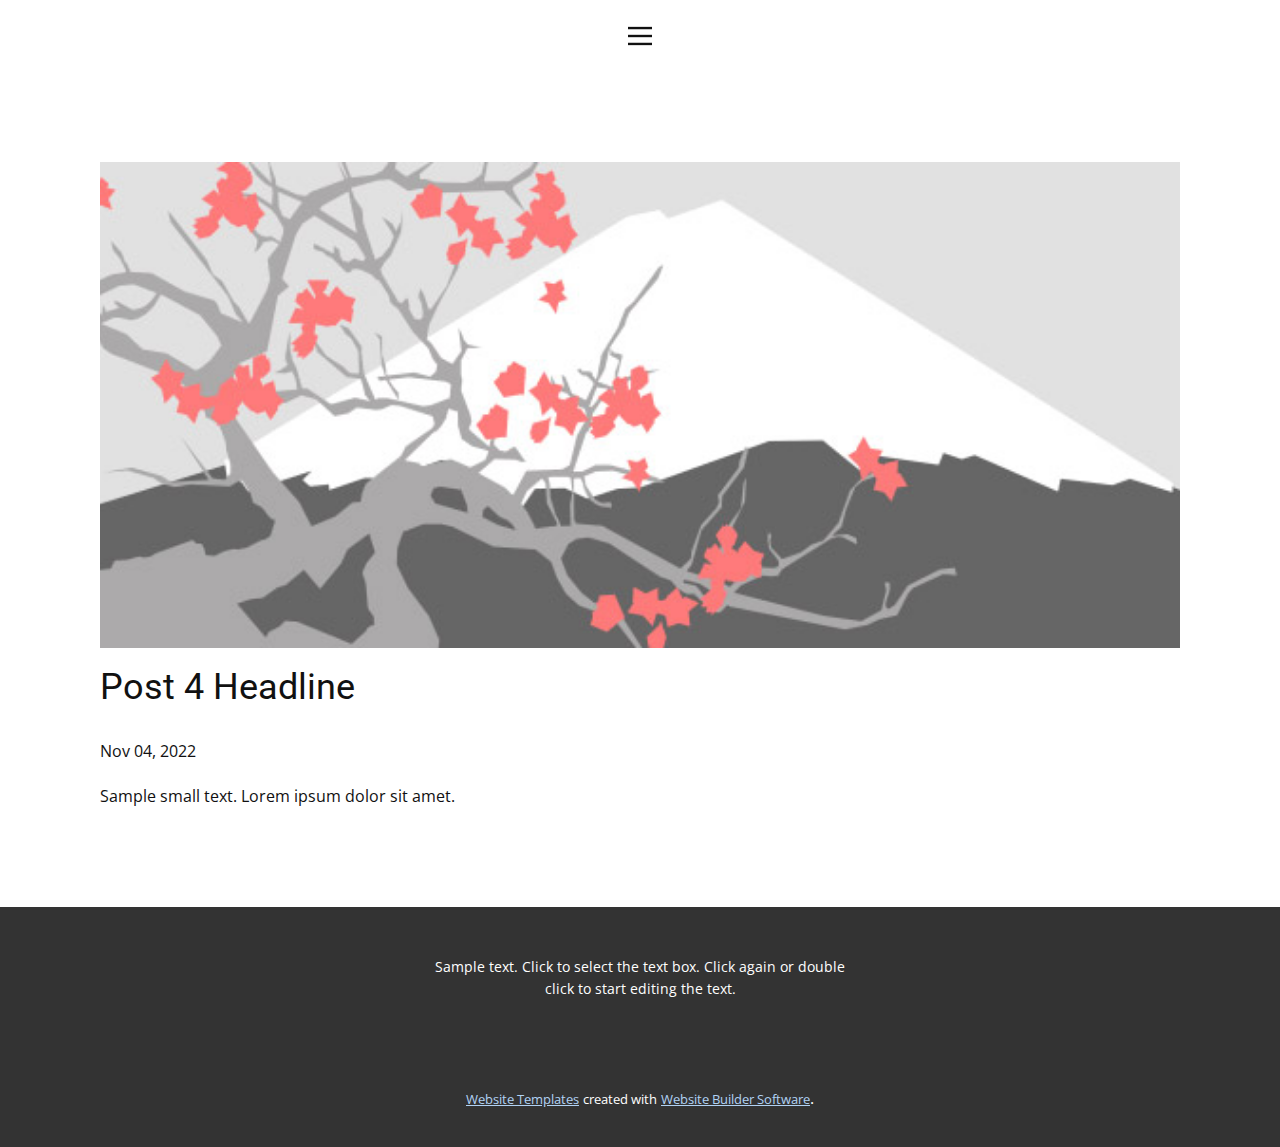
<file: blog/post-3.html>
<!DOCTYPE html>
<html style="font-size: 16px;" lang="en"><head>
    <meta name="viewport" content="width=device-width, initial-scale=1.0">
    <meta charset="utf-8">
    <meta name="keywords" content="Post 1 Headline">
    <meta name="description" content="">
    <title>Post 4 Headline</title>
    <link rel="stylesheet" href="../nicepage.css" media="screen">
<link rel="stylesheet" href="../Post-Template.css" media="screen">
    <script class="u-script" type="text/javascript" src="../jquery.js" defer=""></script>
    <script class="u-script" type="text/javascript" src="../nicepage.js" defer=""></script>
    <meta name="generator" content="Nicepage 4.21.5, nicepage.com">
    <link id="u-theme-google-font" rel="stylesheet" href="https://fonts.googleapis.com/css?family=Roboto:100,100i,300,300i,400,400i,500,500i,700,700i,900,900i|Open+Sans:300,300i,400,400i,500,500i,600,600i,700,700i,800,800i">
    
    
    <script type="application/ld+json">{
		"@context": "http://schema.org",
		"@type": "Organization",
		"name": ""
}</script>
    <meta name="theme-color" content="#02101e">
  </head>
  <body class="u-body u-xl-mode" data-lang="en"><header class="u-clearfix u-header u-header" id="sec-51e0"><div class="u-clearfix u-sheet u-sheet-1">
        <nav class="u-align-left u-menu u-menu-hamburger u-offcanvas u-menu-1" data-responsive-from="XL">
          <div class="menu-collapse">
            <a class="u-button-style u-nav-link" href="#" style="padding: 4px 0px; font-size: calc(1em + 8px);">
              <svg class="u-svg-link" preserveAspectRatio="xMidYMin slice" viewBox="0 0 302 302" style=""><use xmlns:xlink="http://www.w3.org/1999/xlink" xlink:href="#svg-5c50"></use></svg>
              <svg xmlns="http://www.w3.org/2000/svg" xmlns:xlink="http://www.w3.org/1999/xlink" version="1.1" id="svg-5c50" x="0px" y="0px" viewBox="0 0 302 302" style="enable-background:new 0 0 302 302;" xml:space="preserve" class="u-svg-content"><g><rect y="36" width="302" height="30"></rect><rect y="236" width="302" height="30"></rect><rect y="136" width="302" height="30"></rect>
</g><g></g><g></g><g></g><g></g><g></g><g></g><g></g><g></g><g></g><g></g><g></g><g></g><g></g><g></g><g></g></svg>
            </a>
          </div>
          <div class="u-nav-container">
            <ul class="u-nav u-unstyled u-nav-1"><li class="u-nav-item"><a class="u-button-style u-nav-link u-text-active-palette-1-base u-text-hover-palette-2-base" href="../Home.html" style="padding: 10px 20px;">Home</a>
</li><li class="u-nav-item"><a class="u-button-style u-nav-link u-text-active-palette-1-base u-text-hover-palette-2-base" href="../About.html" style="padding: 10px 20px;">About</a>
</li><li class="u-nav-item"><a class="u-button-style u-nav-link u-text-active-palette-1-base u-text-hover-palette-2-base" href="../Contact.html" style="padding: 10px 20px;">Contact</a>
</li></ul>
          </div>
          <div class="u-nav-container-collapse">
            <div class="u-align-center u-black u-container-style u-inner-container-layout u-opacity u-opacity-95 u-sidenav">
              <div class="u-inner-container-layout u-sidenav-overflow">
                <div class="u-menu-close"></div>
                <ul class="u-align-center u-nav u-popupmenu-items u-unstyled u-nav-2"><li class="u-nav-item"><a class="u-button-style u-nav-link" href="../Home.html" style="padding: 10px 20px;">Home</a>
</li><li class="u-nav-item"><a class="u-button-style u-nav-link" href="../About.html" style="padding: 10px 20px;">About</a>
</li><li class="u-nav-item"><a class="u-button-style u-nav-link" href="../Contact.html" style="padding: 10px 20px;">Contact</a>
</li></ul>
              </div>
            </div>
            <div class="u-black u-menu-overlay u-opacity u-opacity-70"></div>
          </div>
        </nav>
      </div></header>
    <section class="u-align-center u-clearfix u-section-1" id="sec-91c1">
      <div class="u-clearfix u-sheet u-valign-middle-md u-valign-middle-sm u-valign-middle-xs u-sheet-1"><!--post_details--><!--post_details_options_json--><!--{"source":""}--><!--/post_details_options_json--><!--blog_post-->
        <div class="u-container-style u-expanded-width u-post-details u-post-details-1">
          <div class="u-container-layout u-valign-middle u-container-layout-1"><!--blog_post_image-->
            <img alt="" class="u-blog-control u-expanded-width u-image u-image-default u-image-1" src="../images/0fd3416c.jpeg"><!--/blog_post_image--><!--blog_post_header-->
            <h2 class="u-blog-control u-text u-text-1">Post 4 Headline</h2><!--/blog_post_header--><!--blog_post_metadata-->
            <div class="u-blog-control u-metadata u-metadata-1"><!--blog_post_metadata_date-->
              <span class="u-meta-date u-meta-icon">Nov 04, 2022</span><!--/blog_post_metadata_date--><!--blog_post_metadata_category-->
              <!--/blog_post_metadata_category--><!--blog_post_metadata_comments-->
              <!--/blog_post_metadata_comments-->
            </div><!--/blog_post_metadata--><!--blog_post_content-->
            <div class="u-align-justify u-blog-control u-post-content u-text u-text-2 fr-view">
  Sample small text. Lorem ipsum dolor sit amet.
  </div><!--/blog_post_content-->
          </div>
        </div><!--/blog_post--><!--/post_details-->
      </div>
    </section>
    
    
    <footer class="u-align-center u-clearfix u-footer u-grey-80 u-footer" id="sec-80b8"><div class="u-clearfix u-sheet u-sheet-1">
        <p class="u-small-text u-text u-text-variant u-text-1">Sample text. Click to select the text box. Click again or double click to start editing the text.</p>
      </div></footer>
    <section class="u-backlink u-clearfix u-grey-80">
      <a class="u-link" href="https://nicepage.com/website-templates" target="_blank">
        <span>Website Templates</span>
      </a>
      <p class="u-text">
        <span>created with</span>
      </p>
      <a class="u-link" href="" target="_blank">
        <span>Website Builder Software</span>
      </a>. 
    </section>
  
</body></html>
</file>
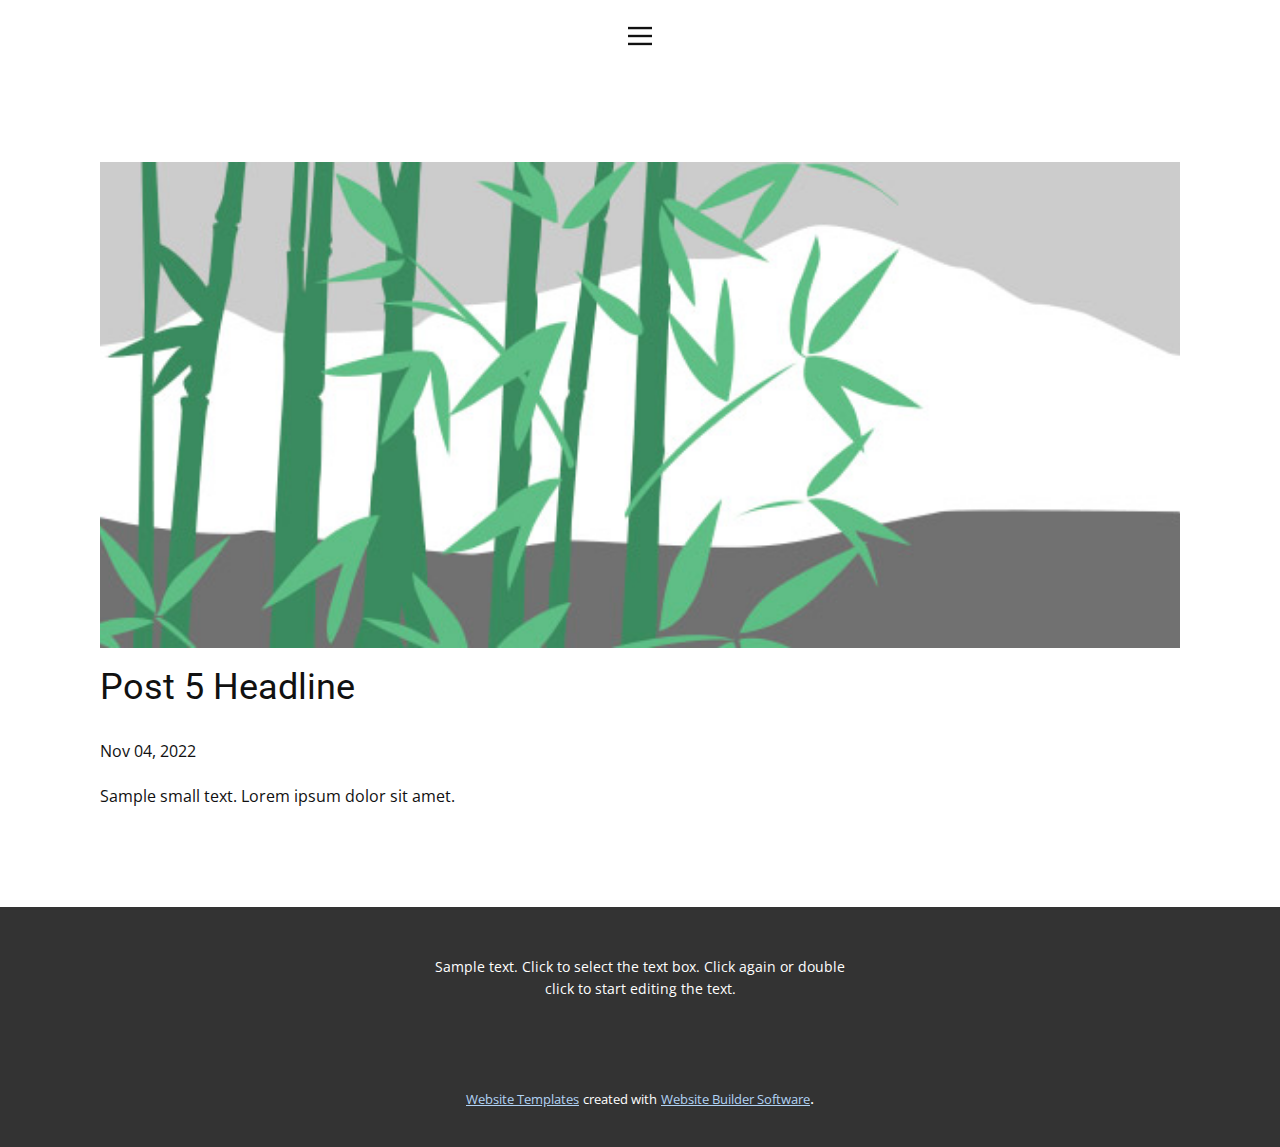
<file: blog/post-4.html>
<!DOCTYPE html>
<html style="font-size: 16px;" lang="en"><head>
    <meta name="viewport" content="width=device-width, initial-scale=1.0">
    <meta charset="utf-8">
    <meta name="keywords" content="Post 1 Headline">
    <meta name="description" content="">
    <title>Post 5 Headline</title>
    <link rel="stylesheet" href="../nicepage.css" media="screen">
<link rel="stylesheet" href="../Post-Template.css" media="screen">
    <script class="u-script" type="text/javascript" src="../jquery.js" defer=""></script>
    <script class="u-script" type="text/javascript" src="../nicepage.js" defer=""></script>
    <meta name="generator" content="Nicepage 4.21.5, nicepage.com">
    <link id="u-theme-google-font" rel="stylesheet" href="https://fonts.googleapis.com/css?family=Roboto:100,100i,300,300i,400,400i,500,500i,700,700i,900,900i|Open+Sans:300,300i,400,400i,500,500i,600,600i,700,700i,800,800i">
    
    
    <script type="application/ld+json">{
		"@context": "http://schema.org",
		"@type": "Organization",
		"name": ""
}</script>
    <meta name="theme-color" content="#02101e">
  </head>
  <body class="u-body u-xl-mode" data-lang="en"><header class="u-clearfix u-header u-header" id="sec-51e0"><div class="u-clearfix u-sheet u-sheet-1">
        <nav class="u-align-left u-menu u-menu-hamburger u-offcanvas u-menu-1" data-responsive-from="XL">
          <div class="menu-collapse">
            <a class="u-button-style u-nav-link" href="#" style="padding: 4px 0px; font-size: calc(1em + 8px);">
              <svg class="u-svg-link" preserveAspectRatio="xMidYMin slice" viewBox="0 0 302 302" style=""><use xmlns:xlink="http://www.w3.org/1999/xlink" xlink:href="#svg-5c50"></use></svg>
              <svg xmlns="http://www.w3.org/2000/svg" xmlns:xlink="http://www.w3.org/1999/xlink" version="1.1" id="svg-5c50" x="0px" y="0px" viewBox="0 0 302 302" style="enable-background:new 0 0 302 302;" xml:space="preserve" class="u-svg-content"><g><rect y="36" width="302" height="30"></rect><rect y="236" width="302" height="30"></rect><rect y="136" width="302" height="30"></rect>
</g><g></g><g></g><g></g><g></g><g></g><g></g><g></g><g></g><g></g><g></g><g></g><g></g><g></g><g></g><g></g></svg>
            </a>
          </div>
          <div class="u-nav-container">
            <ul class="u-nav u-unstyled u-nav-1"><li class="u-nav-item"><a class="u-button-style u-nav-link u-text-active-palette-1-base u-text-hover-palette-2-base" href="../Home.html" style="padding: 10px 20px;">Home</a>
</li><li class="u-nav-item"><a class="u-button-style u-nav-link u-text-active-palette-1-base u-text-hover-palette-2-base" href="../About.html" style="padding: 10px 20px;">About</a>
</li><li class="u-nav-item"><a class="u-button-style u-nav-link u-text-active-palette-1-base u-text-hover-palette-2-base" href="../Contact.html" style="padding: 10px 20px;">Contact</a>
</li></ul>
          </div>
          <div class="u-nav-container-collapse">
            <div class="u-align-center u-black u-container-style u-inner-container-layout u-opacity u-opacity-95 u-sidenav">
              <div class="u-inner-container-layout u-sidenav-overflow">
                <div class="u-menu-close"></div>
                <ul class="u-align-center u-nav u-popupmenu-items u-unstyled u-nav-2"><li class="u-nav-item"><a class="u-button-style u-nav-link" href="../Home.html" style="padding: 10px 20px;">Home</a>
</li><li class="u-nav-item"><a class="u-button-style u-nav-link" href="../About.html" style="padding: 10px 20px;">About</a>
</li><li class="u-nav-item"><a class="u-button-style u-nav-link" href="../Contact.html" style="padding: 10px 20px;">Contact</a>
</li></ul>
              </div>
            </div>
            <div class="u-black u-menu-overlay u-opacity u-opacity-70"></div>
          </div>
        </nav>
      </div></header>
    <section class="u-align-center u-clearfix u-section-1" id="sec-91c1">
      <div class="u-clearfix u-sheet u-valign-middle-md u-valign-middle-sm u-valign-middle-xs u-sheet-1"><!--post_details--><!--post_details_options_json--><!--{"source":""}--><!--/post_details_options_json--><!--blog_post-->
        <div class="u-container-style u-expanded-width u-post-details u-post-details-1">
          <div class="u-container-layout u-valign-middle u-container-layout-1"><!--blog_post_image-->
            <img alt="" class="u-blog-control u-expanded-width u-image u-image-default u-image-1" src="../images/68f64b9d.jpeg"><!--/blog_post_image--><!--blog_post_header-->
            <h2 class="u-blog-control u-text u-text-1">Post 5 Headline</h2><!--/blog_post_header--><!--blog_post_metadata-->
            <div class="u-blog-control u-metadata u-metadata-1"><!--blog_post_metadata_date-->
              <span class="u-meta-date u-meta-icon">Nov 04, 2022</span><!--/blog_post_metadata_date--><!--blog_post_metadata_category-->
              <!--/blog_post_metadata_category--><!--blog_post_metadata_comments-->
              <!--/blog_post_metadata_comments-->
            </div><!--/blog_post_metadata--><!--blog_post_content-->
            <div class="u-align-justify u-blog-control u-post-content u-text u-text-2 fr-view">
  Sample small text. Lorem ipsum dolor sit amet.
  </div><!--/blog_post_content-->
          </div>
        </div><!--/blog_post--><!--/post_details-->
      </div>
    </section>
    
    
    <footer class="u-align-center u-clearfix u-footer u-grey-80 u-footer" id="sec-80b8"><div class="u-clearfix u-sheet u-sheet-1">
        <p class="u-small-text u-text u-text-variant u-text-1">Sample text. Click to select the text box. Click again or double click to start editing the text.</p>
      </div></footer>
    <section class="u-backlink u-clearfix u-grey-80">
      <a class="u-link" href="https://nicepage.com/website-templates" target="_blank">
        <span>Website Templates</span>
      </a>
      <p class="u-text">
        <span>created with</span>
      </p>
      <a class="u-link" href="" target="_blank">
        <span>Website Builder Software</span>
      </a>. 
    </section>
  
</body></html>
</file>
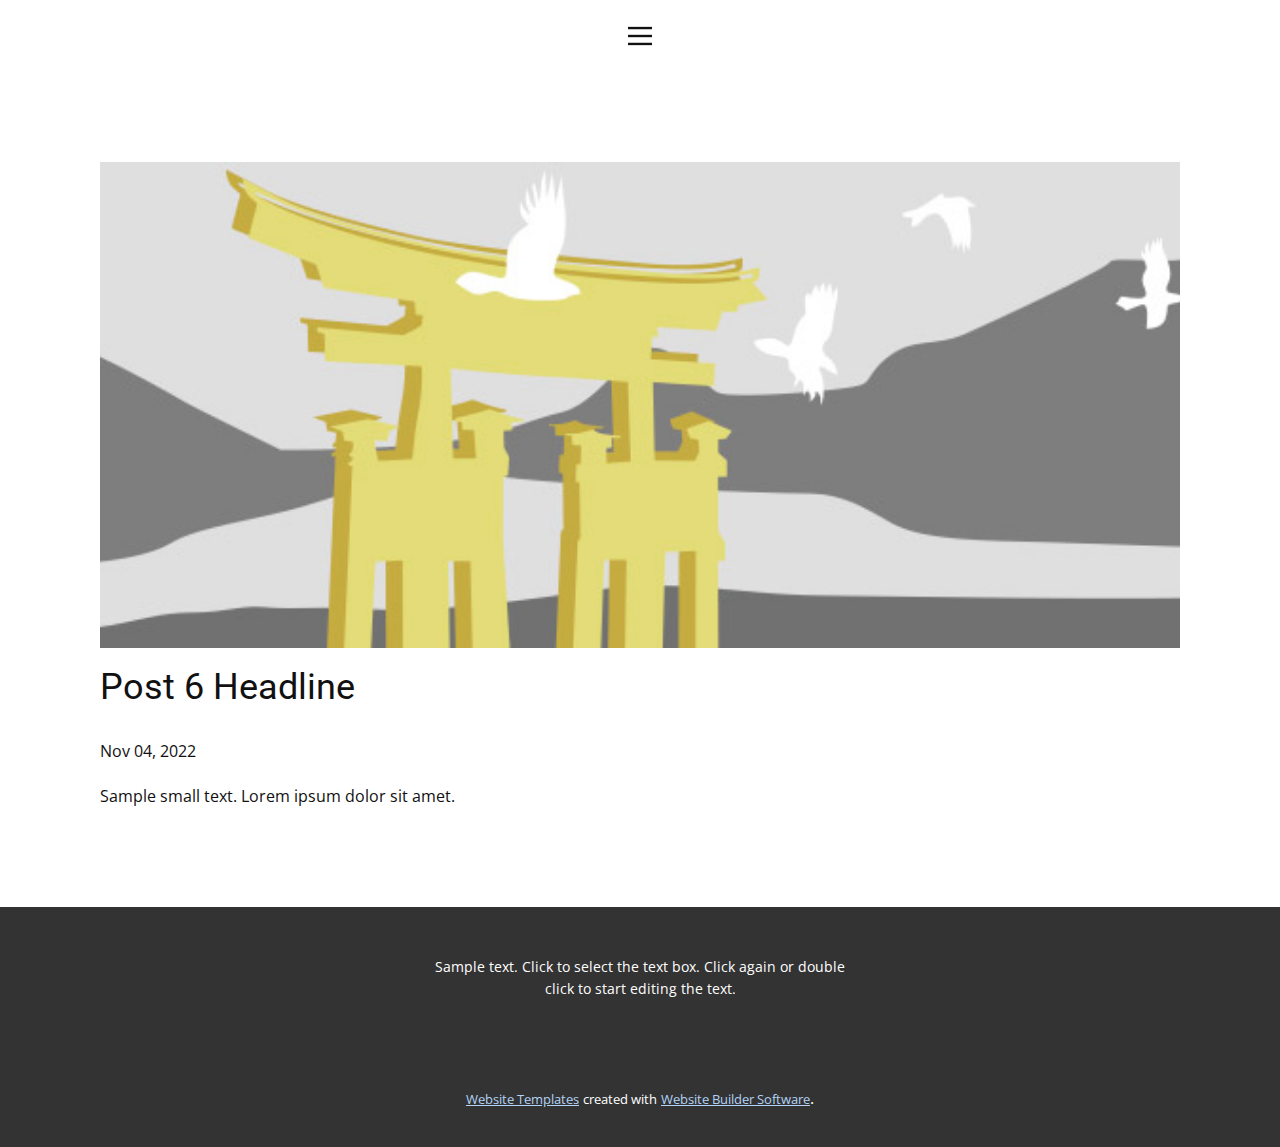
<file: blog/post-5.html>
<!DOCTYPE html>
<html style="font-size: 16px;" lang="en"><head>
    <meta name="viewport" content="width=device-width, initial-scale=1.0">
    <meta charset="utf-8">
    <meta name="keywords" content="Post 1 Headline">
    <meta name="description" content="">
    <title>Post 6 Headline</title>
    <link rel="stylesheet" href="../nicepage.css" media="screen">
<link rel="stylesheet" href="../Post-Template.css" media="screen">
    <script class="u-script" type="text/javascript" src="../jquery.js" defer=""></script>
    <script class="u-script" type="text/javascript" src="../nicepage.js" defer=""></script>
    <meta name="generator" content="Nicepage 4.21.5, nicepage.com">
    <link id="u-theme-google-font" rel="stylesheet" href="https://fonts.googleapis.com/css?family=Roboto:100,100i,300,300i,400,400i,500,500i,700,700i,900,900i|Open+Sans:300,300i,400,400i,500,500i,600,600i,700,700i,800,800i">
    
    
    <script type="application/ld+json">{
		"@context": "http://schema.org",
		"@type": "Organization",
		"name": ""
}</script>
    <meta name="theme-color" content="#02101e">
  </head>
  <body class="u-body u-xl-mode" data-lang="en"><header class="u-clearfix u-header u-header" id="sec-51e0"><div class="u-clearfix u-sheet u-sheet-1">
        <nav class="u-align-left u-menu u-menu-hamburger u-offcanvas u-menu-1" data-responsive-from="XL">
          <div class="menu-collapse">
            <a class="u-button-style u-nav-link" href="#" style="padding: 4px 0px; font-size: calc(1em + 8px);">
              <svg class="u-svg-link" preserveAspectRatio="xMidYMin slice" viewBox="0 0 302 302" style=""><use xmlns:xlink="http://www.w3.org/1999/xlink" xlink:href="#svg-5c50"></use></svg>
              <svg xmlns="http://www.w3.org/2000/svg" xmlns:xlink="http://www.w3.org/1999/xlink" version="1.1" id="svg-5c50" x="0px" y="0px" viewBox="0 0 302 302" style="enable-background:new 0 0 302 302;" xml:space="preserve" class="u-svg-content"><g><rect y="36" width="302" height="30"></rect><rect y="236" width="302" height="30"></rect><rect y="136" width="302" height="30"></rect>
</g><g></g><g></g><g></g><g></g><g></g><g></g><g></g><g></g><g></g><g></g><g></g><g></g><g></g><g></g><g></g></svg>
            </a>
          </div>
          <div class="u-nav-container">
            <ul class="u-nav u-unstyled u-nav-1"><li class="u-nav-item"><a class="u-button-style u-nav-link u-text-active-palette-1-base u-text-hover-palette-2-base" href="../Home.html" style="padding: 10px 20px;">Home</a>
</li><li class="u-nav-item"><a class="u-button-style u-nav-link u-text-active-palette-1-base u-text-hover-palette-2-base" href="../About.html" style="padding: 10px 20px;">About</a>
</li><li class="u-nav-item"><a class="u-button-style u-nav-link u-text-active-palette-1-base u-text-hover-palette-2-base" href="../Contact.html" style="padding: 10px 20px;">Contact</a>
</li></ul>
          </div>
          <div class="u-nav-container-collapse">
            <div class="u-align-center u-black u-container-style u-inner-container-layout u-opacity u-opacity-95 u-sidenav">
              <div class="u-inner-container-layout u-sidenav-overflow">
                <div class="u-menu-close"></div>
                <ul class="u-align-center u-nav u-popupmenu-items u-unstyled u-nav-2"><li class="u-nav-item"><a class="u-button-style u-nav-link" href="../Home.html" style="padding: 10px 20px;">Home</a>
</li><li class="u-nav-item"><a class="u-button-style u-nav-link" href="../About.html" style="padding: 10px 20px;">About</a>
</li><li class="u-nav-item"><a class="u-button-style u-nav-link" href="../Contact.html" style="padding: 10px 20px;">Contact</a>
</li></ul>
              </div>
            </div>
            <div class="u-black u-menu-overlay u-opacity u-opacity-70"></div>
          </div>
        </nav>
      </div></header>
    <section class="u-align-center u-clearfix u-section-1" id="sec-91c1">
      <div class="u-clearfix u-sheet u-valign-middle-md u-valign-middle-sm u-valign-middle-xs u-sheet-1"><!--post_details--><!--post_details_options_json--><!--{"source":""}--><!--/post_details_options_json--><!--blog_post-->
        <div class="u-container-style u-expanded-width u-post-details u-post-details-1">
          <div class="u-container-layout u-valign-middle u-container-layout-1"><!--blog_post_image-->
            <img alt="" class="u-blog-control u-expanded-width u-image u-image-default u-image-1" src="../images/8ad73f3c.jpeg"><!--/blog_post_image--><!--blog_post_header-->
            <h2 class="u-blog-control u-text u-text-1">Post 6 Headline</h2><!--/blog_post_header--><!--blog_post_metadata-->
            <div class="u-blog-control u-metadata u-metadata-1"><!--blog_post_metadata_date-->
              <span class="u-meta-date u-meta-icon">Nov 04, 2022</span><!--/blog_post_metadata_date--><!--blog_post_metadata_category-->
              <!--/blog_post_metadata_category--><!--blog_post_metadata_comments-->
              <!--/blog_post_metadata_comments-->
            </div><!--/blog_post_metadata--><!--blog_post_content-->
            <div class="u-align-justify u-blog-control u-post-content u-text u-text-2 fr-view">
  Sample small text. Lorem ipsum dolor sit amet.
  </div><!--/blog_post_content-->
          </div>
        </div><!--/blog_post--><!--/post_details-->
      </div>
    </section>
    
    
    <footer class="u-align-center u-clearfix u-footer u-grey-80 u-footer" id="sec-80b8"><div class="u-clearfix u-sheet u-sheet-1">
        <p class="u-small-text u-text u-text-variant u-text-1">Sample text. Click to select the text box. Click again or double click to start editing the text.</p>
      </div></footer>
    <section class="u-backlink u-clearfix u-grey-80">
      <a class="u-link" href="https://nicepage.com/website-templates" target="_blank">
        <span>Website Templates</span>
      </a>
      <p class="u-text">
        <span>created with</span>
      </p>
      <a class="u-link" href="" target="_blank">
        <span>Website Builder Software</span>
      </a>. 
    </section>
  
</body></html>
</file>
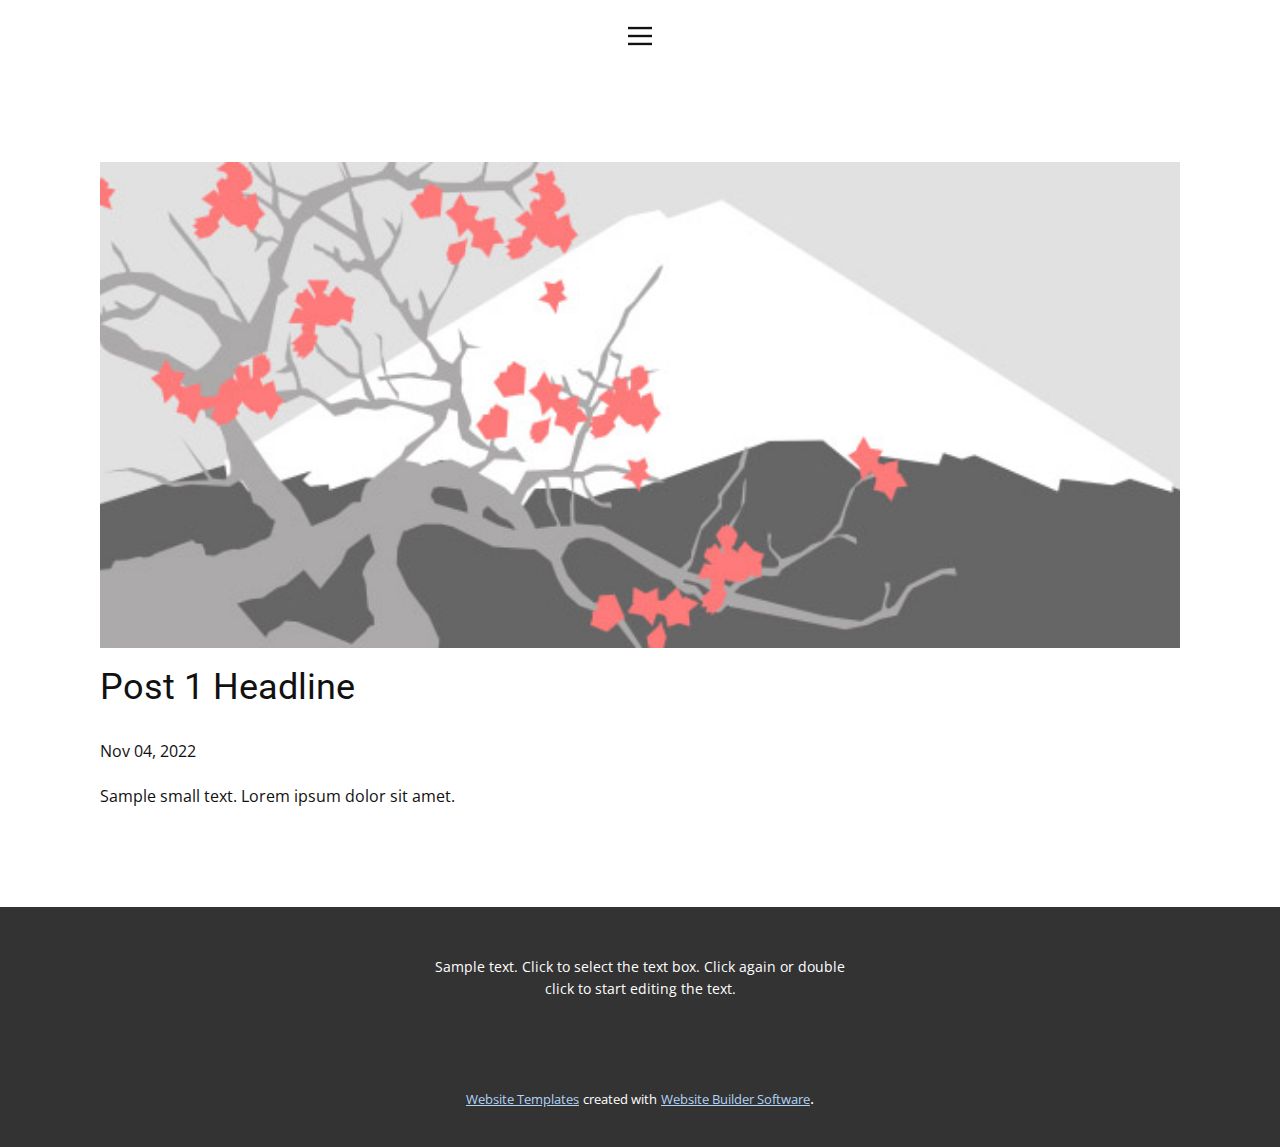
<file: blog/post.html>
<!DOCTYPE html>
<html style="font-size: 16px;" lang="en"><head>
    <meta name="viewport" content="width=device-width, initial-scale=1.0">
    <meta charset="utf-8">
    <meta name="keywords" content="Post 1 Headline">
    <meta name="description" content="">
    <title>Post 1 Headline</title>
    <link rel="stylesheet" href="../nicepage.css" media="screen">
<link rel="stylesheet" href="../Post-Template.css" media="screen">
    <script class="u-script" type="text/javascript" src="../jquery.js" defer=""></script>
    <script class="u-script" type="text/javascript" src="../nicepage.js" defer=""></script>
    <meta name="generator" content="Nicepage 4.21.5, nicepage.com">
    <link id="u-theme-google-font" rel="stylesheet" href="https://fonts.googleapis.com/css?family=Roboto:100,100i,300,300i,400,400i,500,500i,700,700i,900,900i|Open+Sans:300,300i,400,400i,500,500i,600,600i,700,700i,800,800i">
    
    
    <script type="application/ld+json">{
		"@context": "http://schema.org",
		"@type": "Organization",
		"name": ""
}</script>
    <meta name="theme-color" content="#02101e">
  </head>
  <body class="u-body u-xl-mode" data-lang="en"><header class="u-clearfix u-header u-header" id="sec-51e0"><div class="u-clearfix u-sheet u-sheet-1">
        <nav class="u-align-left u-menu u-menu-hamburger u-offcanvas u-menu-1" data-responsive-from="XL">
          <div class="menu-collapse">
            <a class="u-button-style u-nav-link" href="#" style="padding: 4px 0px; font-size: calc(1em + 8px);">
              <svg class="u-svg-link" preserveAspectRatio="xMidYMin slice" viewBox="0 0 302 302" style=""><use xmlns:xlink="http://www.w3.org/1999/xlink" xlink:href="#svg-5c50"></use></svg>
              <svg xmlns="http://www.w3.org/2000/svg" xmlns:xlink="http://www.w3.org/1999/xlink" version="1.1" id="svg-5c50" x="0px" y="0px" viewBox="0 0 302 302" style="enable-background:new 0 0 302 302;" xml:space="preserve" class="u-svg-content"><g><rect y="36" width="302" height="30"></rect><rect y="236" width="302" height="30"></rect><rect y="136" width="302" height="30"></rect>
</g><g></g><g></g><g></g><g></g><g></g><g></g><g></g><g></g><g></g><g></g><g></g><g></g><g></g><g></g><g></g></svg>
            </a>
          </div>
          <div class="u-nav-container">
            <ul class="u-nav u-unstyled u-nav-1"><li class="u-nav-item"><a class="u-button-style u-nav-link u-text-active-palette-1-base u-text-hover-palette-2-base" href="../Home.html" style="padding: 10px 20px;">Home</a>
</li><li class="u-nav-item"><a class="u-button-style u-nav-link u-text-active-palette-1-base u-text-hover-palette-2-base" href="../About.html" style="padding: 10px 20px;">About</a>
</li><li class="u-nav-item"><a class="u-button-style u-nav-link u-text-active-palette-1-base u-text-hover-palette-2-base" href="../Contact.html" style="padding: 10px 20px;">Contact</a>
</li></ul>
          </div>
          <div class="u-nav-container-collapse">
            <div class="u-align-center u-black u-container-style u-inner-container-layout u-opacity u-opacity-95 u-sidenav">
              <div class="u-inner-container-layout u-sidenav-overflow">
                <div class="u-menu-close"></div>
                <ul class="u-align-center u-nav u-popupmenu-items u-unstyled u-nav-2"><li class="u-nav-item"><a class="u-button-style u-nav-link" href="../Home.html" style="padding: 10px 20px;">Home</a>
</li><li class="u-nav-item"><a class="u-button-style u-nav-link" href="../About.html" style="padding: 10px 20px;">About</a>
</li><li class="u-nav-item"><a class="u-button-style u-nav-link" href="../Contact.html" style="padding: 10px 20px;">Contact</a>
</li></ul>
              </div>
            </div>
            <div class="u-black u-menu-overlay u-opacity u-opacity-70"></div>
          </div>
        </nav>
      </div></header>
    <section class="u-align-center u-clearfix u-section-1" id="sec-91c1">
      <div class="u-clearfix u-sheet u-valign-middle-md u-valign-middle-sm u-valign-middle-xs u-sheet-1"><!--post_details--><!--post_details_options_json--><!--{"source":""}--><!--/post_details_options_json--><!--blog_post-->
        <div class="u-container-style u-expanded-width u-post-details u-post-details-1">
          <div class="u-container-layout u-valign-middle u-container-layout-1"><!--blog_post_image-->
            <img alt="" class="u-blog-control u-expanded-width u-image u-image-default u-image-1" src="../images/0fd3416c.jpeg"><!--/blog_post_image--><!--blog_post_header-->
            <h2 class="u-blog-control u-text u-text-1">Post 1 Headline</h2><!--/blog_post_header--><!--blog_post_metadata-->
            <div class="u-blog-control u-metadata u-metadata-1"><!--blog_post_metadata_date-->
              <span class="u-meta-date u-meta-icon">Nov 04, 2022</span><!--/blog_post_metadata_date--><!--blog_post_metadata_category-->
              <!--/blog_post_metadata_category--><!--blog_post_metadata_comments-->
              <!--/blog_post_metadata_comments-->
            </div><!--/blog_post_metadata--><!--blog_post_content-->
            <div class="u-align-justify u-blog-control u-post-content u-text u-text-2 fr-view">
  Sample small text. Lorem ipsum dolor sit amet.
  </div><!--/blog_post_content-->
          </div>
        </div><!--/blog_post--><!--/post_details-->
      </div>
    </section>
    
    
    <footer class="u-align-center u-clearfix u-footer u-grey-80 u-footer" id="sec-80b8"><div class="u-clearfix u-sheet u-sheet-1">
        <p class="u-small-text u-text u-text-variant u-text-1">Sample text. Click to select the text box. Click again or double click to start editing the text.</p>
      </div></footer>
    <section class="u-backlink u-clearfix u-grey-80">
      <a class="u-link" href="https://nicepage.com/website-templates" target="_blank">
        <span>Website Templates</span>
      </a>
      <p class="u-text">
        <span>created with</span>
      </p>
      <a class="u-link" href="" target="_blank">
        <span>Website Builder Software</span>
      </a>. 
    </section>
  
</body></html>
</file>
